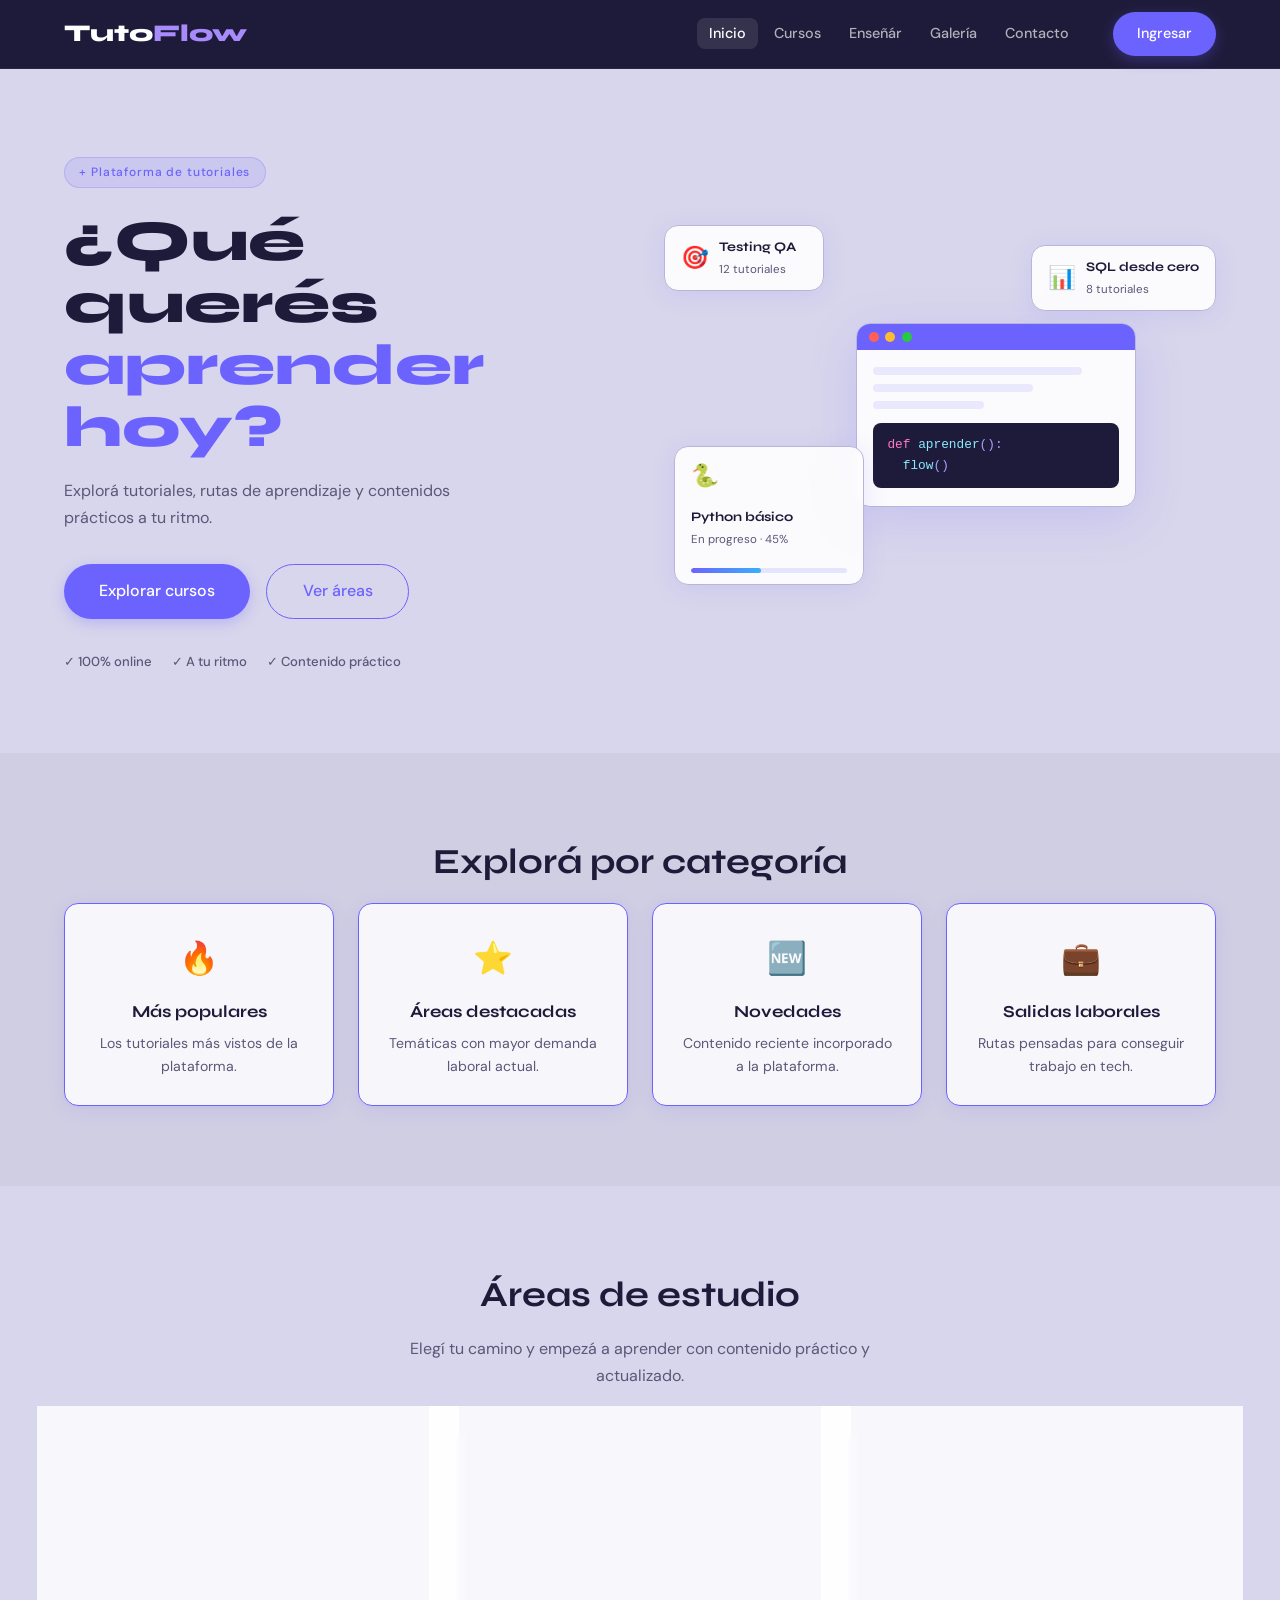
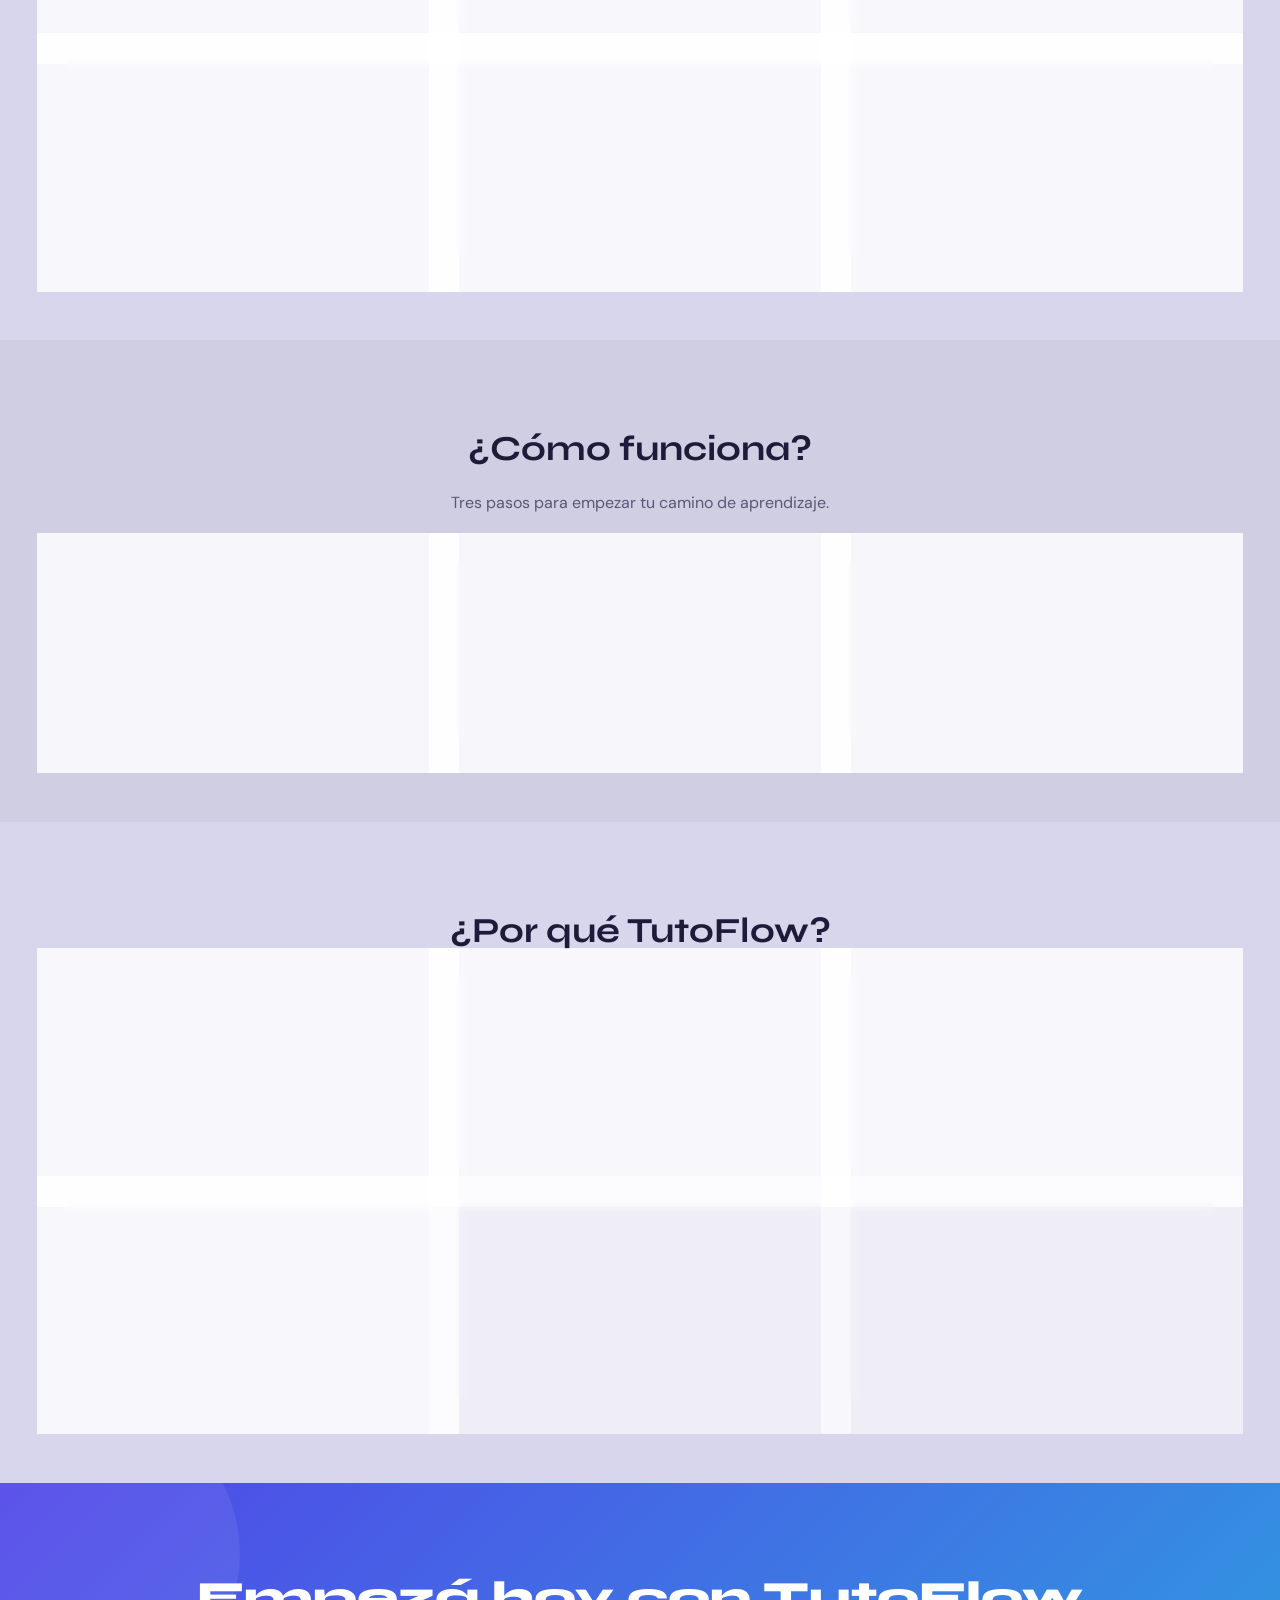
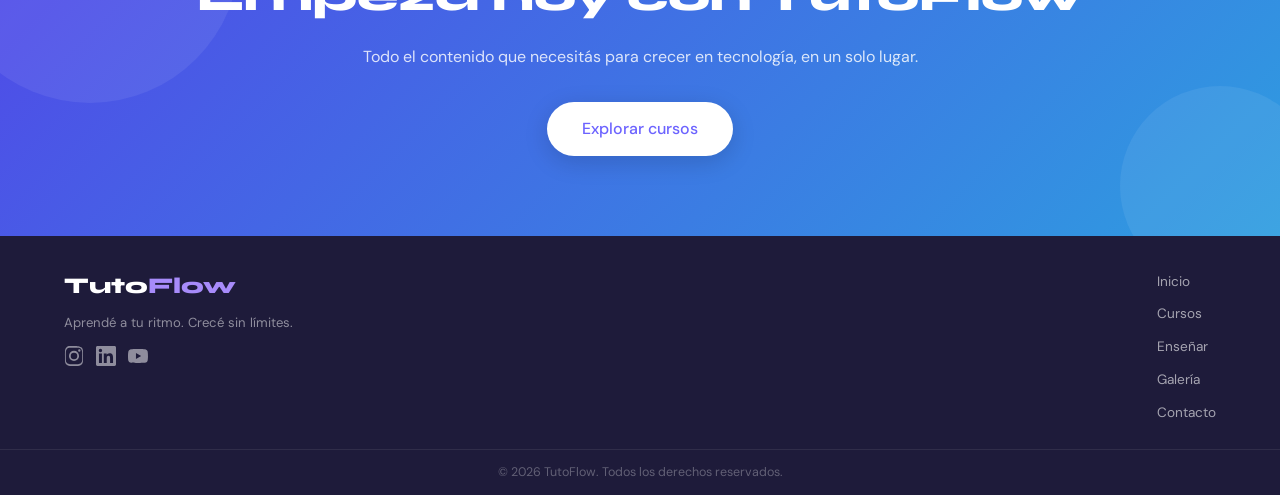
<file: index.html>
<!DOCTYPE html>
<html lang="es">
<head>
  <meta charset="UTF-8" />
  <meta name="viewport" content="width=device-width, initial-scale=1.0" />
  <title>TutoFlow – Aprendé a tu ritmo</title>
  <link rel="preconnect" href="https://fonts.googleapis.com" />
  <link rel="preconnect" href="https://fonts.gstatic.com" crossorigin />
  <link href="https://fonts.googleapis.com/css2?family=Syne:wght@600;700;800&family=DM+Sans:wght@300;400;500&display=swap" rel="stylesheet" />
  <link rel="stylesheet" href="CSS/estilos.css" />
  <link rel="icon" type="image/png" href="img/favicon/favicon.png" />
</head>
<body>
  <h1 class="h1hidden">Plataforma de tutoriales</h1>
  
  <header class="header">
    <div class="container header__inner">
      <a href="index.html" class="header__logo">Tuto<span>Flow</span></a>

      <!-- Checkbox hack para mobile -->
      <input type="checkbox" id="nav-toggle" class="nav-toggle" />
      <label for="nav-toggle" class="nav-toggle-label">&#9776;</label>

      <nav class="nav">
        <ul class="nav__list">
          <li class="nav__item"><a href="index.html" class="nav__link nav__link--active">Inicio</a></li>

          <li class="nav__item nav__item--dropdown">
            <a href="cursos.html" class="nav__link">Cursos</a>
            <ul class="dropdown">
              <li><a href="cursos.html" class="dropdown__link">Todos los cursos</a></li>
              <li><a href="cursos.html?categoria=programacion" class="dropdown__link">Programación</a></li>
              <li><a href="cursos.html?categoria=testing" class="dropdown__link">Testing QA</a></li>
              <li><a href="cursos.html?categoria=data" class="dropdown__link">Data / SQL</a></li>
              <li><a href="cursos.html?categoria=diseno" class="dropdown__link">Diseño Web</a></li>
              <li><a href="cursos.html?categoria=automatizacion" class="dropdown__link">Automatización</a></li>
              <li><a href="cursos.html?categoria=herramientas" class="dropdown__link">Herramientas Digitales</a></li>
            </ul>
          </li>

          <li class="nav__item"><a href="enseñar.html" class="nav__link">Enseñár</a></li>
          <li class="nav__item"><a href="galeria.html" class="nav__link">Galería</a></li>
          <li class="nav__item"><a href="contacto.html" class="nav__link">Contacto</a></li>
        </ul>
        <a href="cursos.html" class="btn btn-primary nav__cta">Ingresar</a>
      </nav>
    </div>
  </header>

  
  <section class="hero">
    <div class="container hero__inner">

      <div class="hero__content">
        <div class="hero__badge">+ Plataforma de tutoriales</div>
        <h2 class="hero__title">¿Qué querés<br><span class="hero__title-accent">aprender hoy?</span></h2>
        <p class="hero__subtitle">Explorá tutoriales, rutas de aprendizaje y contenidos prácticos a tu ritmo.</p>
        <div class="hero__actions">
          <a href="cursos.html" class="btn btn-primary btn--large">Explorar cursos</a>
          <a href="#areas" class="btn btn-secondary btn--large">Ver áreas</a>
        </div>
        <div class="hero__checks">
          <span class="hero__check">✓ 100% online</span>
          <span class="hero__check">✓ A tu ritmo</span>
          <span class="hero__check">✓ Contenido práctico</span>
        </div>
      </div>

      
      <div class="hero__visual" aria-hidden="true">

        <div class="hcard hcard--top-left">
          <span class="hcard__icon">🎯</span>
          <div class="hcard__info">
            <span class="hcard__title">Testing QA</span>
            <span class="hcard__sub">12 tutoriales</span>
          </div>
        </div>

        
        <div class="hcard hcard--top-right">
          <span class="hcard__icon">📊</span>
          <div class="hcard__info">
            <span class="hcard__title">SQL desde cero</span>
            <span class="hcard__sub">8 tutoriales</span>
          </div>
        </div>

        
        <div class="hero__window">
          <div class="hero__window-bar">
            <span class="wdot wdot--red"></span>
            <span class="wdot wdot--yellow"></span>
            <span class="wdot wdot--green"></span>
          </div>
          <div class="hero__window-body">
            <div class="wline wline--long"></div>
            <div class="wline wline--medium"></div>
            <div class="wline wline--short"></div>
            <div class="hero__code-block">
              <span class="code-keyword">def</span> <span class="code-fn">aprender</span>():
              <br>&nbsp;&nbsp;<span class="code-fn">flow</span>()
            </div>
          </div>
        </div>

        
        <div class="hcard hcard--bottom">
          <span class="hcard__icon">🐍</span>
          <div class="hcard__info">
            <span class="hcard__title">Python básico</span>
            <span class="hcard__sub">En progreso · 45%</span>
          </div>
          <div class="hcard__progress">
            <div class="hcard__progress-bar" style="width: 45%"></div>
          </div>
        </div>

      </div>
    </div>
  </section>

  
  <section class="section section--light">
    <div class="container">
      <h2 class="section-title">Explorá por categoría</h2>
      <div class="grid grid--4">
        <div class="card card--access">
          <div class="card__icon">🔥</div>
          <h3 class="card__title">Más populares</h3>
          <p class="card__text">Los tutoriales más vistos de la plataforma.</p>
        </div>
        <div class="card card--access">
          <div class="card__icon">⭐</div>
          <h3 class="card__title">Áreas destacadas</h3>
          <p class="card__text">Temáticas con mayor demanda laboral actual.</p>
        </div>
        <div class="card card--access">
          <div class="card__icon">🆕</div>
          <h3 class="card__title">Novedades</h3>
          <p class="card__text">Contenido reciente incorporado a la plataforma.</p>
        </div>
        <div class="card card--access">
          <div class="card__icon">💼</div>
          <h3 class="card__title">Salidas laborales</h3>
          <p class="card__text">Rutas pensadas para conseguir trabajo en tech.</p>
        </div>
      </div>
    </div>
  </section>

  
  <section class="section" id="areas">
    <div class="container">
      <h2 class="section-title">Áreas de estudio</h2>
      <p class="section-text">Elegí tu camino y empezá a aprender con contenido práctico y actualizado.</p>
      <div class="grid grid--3">
        <a href="#" class="card card--area" data-categoria="programacion">
          <div class="card__icon">💻</div>
          <h3 class="card__title">Programación</h3>
          <p class="card__text">Python, JavaScript, lógica y estructuras de datos para todo nivel.</p>
        </a>
        <a href="#" class="card card--area" data-categoria="testing">
          <div class="card__icon">🧪</div>
          <h3 class="card__title">Testing QA</h3>
          <p class="card__text">Pruebas manuales, automatizadas, Selenium, Cypress y más.</p>
        </a>
        <a href="#" class="card card--area" data-categoria="data">
          <div class="card__icon">📊</div>
          <h3 class="card__title">Data / SQL</h3>
          <p class="card__text">Consultas SQL, análisis de datos y fundamentos de BI.</p>
        </a>
        <a href="#" class="card card--area" data-categoria="diseno">
          <div class="card__icon">🎨</div>
          <h3 class="card__title">Diseño Web</h3>
          <p class="card__text">HTML, CSS, diseño responsive y principios visuales modernos.</p>
        </a>
        <a href="#" class="card card--area" data-categoria="automatizacion">
          <div class="card__icon">⚙️</div>
          <h3 class="card__title">Automatización</h3>
          <p class="card__text">Scripts, bots, flujos automáticos y optimización de tareas.</p>
        </a>
        <a href="#" class="card card--area" data-categoria="herramientas">
          <div class="card__icon">🛠️</div>
          <h3 class="card__title">Herramientas Digitales</h3>
          <p class="card__text">Git, Figma, Notion, Excel avanzado y productividad digital.</p>
        </a>
      </div>
    </div>
  </section>

  
  <section class="section section--light">
    <div class="container">
      <h2 class="section-title">¿Cómo funciona?</h2>
      <p class="section-text">Tres pasos para empezar tu camino de aprendizaje.</p>
      <div class="grid grid--3">
        <div class="card card--step">
          <div class="card__step-number">01</div>
          <h3 class="card__title">Elegís qué aprender</h3>
          <p class="card__text">Navegás por las áreas y cursos disponibles hasta encontrar lo que necesitás.</p>
        </div>
        <div class="card card--step">
          <div class="card__step-number">02</div>
          <h3 class="card__title">Explorás los cursos</h3>
          <p class="card__text">Accedés al contenido, tutoriales y recursos a tu propio ritmo.</p>
        </div>
        <div class="card card--step">
          <div class="card__step-number">03</div>
          <h3 class="card__title">Mejorás tus habilidades</h3>
          <p class="card__text">Aplicás lo aprendido en proyectos reales y crecés profesionalmente.</p>
        </div>
      </div>
    </div>
  </section>

  
  <section class="section">
    <div class="container">
      <h2 class="section-title">¿Por qué TutoFlow?</h2>
      <div class="grid grid--3">
        <div class="card card--benefit">
          <div class="card__icon">🌐</div>
          <h3 class="card__title">100% online</h3>
          <p class="card__text">Accedé desde cualquier lugar y dispositivo, cuando quieras.</p>
        </div>
        <div class="card card--benefit">
          <div class="card__icon">⏱️</div>
          <h3 class="card__title">A tu ritmo</h3>
          <p class="card__text">Sin horarios fijos ni presión. Aprendés cuando y como querés.</p>
        </div>
        <div class="card card--benefit">
          <div class="card__icon">🧰</div>
          <h3 class="card__title">Contenido práctico</h3>
          <p class="card__text">Teoría mínima, práctica máxima. Todo orientado a resultados reales.</p>
        </div>
        <div class="card card--benefit">
          <div class="card__icon">📈</div>
          <h3 class="card__title">Preparado para crecer</h3>
          <p class="card__text">Rutas de aprendizaje que acompañan tu evolución profesional.</p>
        </div>
        <div class="card card--benefit card--coming">
          <div class="card__icon">🏅</div>
          <h3 class="card__title">Certificados <span class="badge-soon">Próximamente</span></h3>
          <p class="card__text">Acreditá tus conocimientos con certificados descargables.</p>
        </div>
        <div class="card card--benefit card--coming">
          <div class="card__icon">🤝</div>
          <h3 class="card__title">Comunidad <span class="badge-soon">Próximamente</span></h3>
          <p class="card__text">Conectá con otros estudiantes y profesionales del sector.</p>
        </div>
      </div>
    </div>
  </section>

  
  <section class="section section--cta">
    <div class="container cta__inner">
      <h2 class="cta__title">Empezá hoy con TutoFlow</h2>
      <p class="cta__text">Todo el contenido que necesitás para crecer en tecnología, en un solo lugar.</p>
      <a href="cursos.html" class="btn btn-primary btn--large">Explorar cursos</a>
    </div>
    <div class="cta__shapes" aria-hidden="true">
      <div class="shape--cta-1"></div>
      <div class="shape--cta-2"></div>
    </div>
  </section>

  
<footer class="footer">
  <div class="container footer__inner">

    <div class="footer__brand">
      <a href="index.html" class="footer__logo">Tuto<span>Flow</span></a>
      <p class="footer__tagline">Aprendé a tu ritmo. Crecé sin límites.</p>
      <div class="footer__social">
        <a href="https://www.instagram.com/" target="_blank" class="footer__social-link" aria-label="Instagram">
          <svg xmlns="http://www.w3.org/2000/svg" width="20" height="20" viewBox="0 0 24 24" fill="currentColor">
            <path d="M12 2.163c3.204 0 3.584.012 4.85.07 1.366.062 2.633.326 3.608 1.301.975.975 1.239 2.242 1.301 3.608.058 1.266.07 1.646.07 4.85s-.012 3.584-.07 4.85c-.062 1.366-.326 2.633-1.301 3.608-.975.975-2.242 1.239-3.608 1.301-1.266.058-1.646.07-4.85.07s-3.584-.012-4.85-.07c-1.366-.062-2.633-.326-3.608-1.301-.975-.975-1.239-2.242-1.301-3.608C2.175 15.584 2.163 15.204 2.163 12s.012-3.584.07-4.85c.062-1.366.326-2.633 1.301-3.608.975-.975 2.242-1.239 3.608-1.301 1.266-.058 1.646-.07 4.85-.07zm0-2.163c-3.259 0-3.667.014-4.947.072-1.613.074-3.067.49-4.186 1.61C1.747 2.8 1.331 4.254 1.257 5.867 1.199 7.147 1.185 7.555 1.185 12s.014 4.853.072 6.133c.074 1.613.49 3.067 1.61 4.186 1.119 1.12 2.573 1.536 4.186 1.61C8.333 23.986 8.741 24 12 24s3.667-.014 4.947-.072c1.613-.074 3.067-.49 4.186-1.61 1.12-1.119 1.536-2.573 1.61-4.186.058-1.28.072-1.688.072-6.133s-.014-4.853-.072-6.133c-.074-1.613-.49-3.067-1.61-4.186C19.014.676 17.56.26 15.947.186 14.667.128 14.259.114 12 .114zm0 5.838a6.048 6.048 0 1 0 0 12.096 6.048 6.048 0 0 0 0-12.096zm0 9.978a3.93 3.93 0 1 1 0-7.86 3.93 3.93 0 0 1 0 7.86zm7.846-10.405a1.44 1.44 0 1 1-2.881 0 1.44 1.44 0 0 1 2.881 0z"/>
          </svg>
        </a>
        <a href="https://www.linkedin.com/" target="_blank" class="footer__social-link" aria-label="LinkedIn">
          <svg xmlns="http://www.w3.org/2000/svg" width="20" height="20" viewBox="0 0 24 24" fill="currentColor">
            <path d="M20.447 20.452h-3.554v-5.569c0-1.328-.027-3.037-1.852-3.037-1.853 0-2.136 1.445-2.136 2.939v5.667H9.351V9h3.414v1.561h.046c.477-.9 1.637-1.85 3.37-1.85 3.601 0 4.267 2.37 4.267 5.455v6.286zM5.337 7.433a2.062 2.062 0 0 1-2.063-2.065 2.064 2.064 0 1 1 2.063 2.065zm1.782 13.019H3.555V9h3.564v11.452zM22.225 0H1.771C.792 0 0 .774 0 1.729v20.542C0 23.227.792 24 1.771 24h20.451C23.2 24 24 23.227 24 22.271V1.729C24 .774 23.2 0 22.222 0h.003z"/>
          </svg>
        </a>
        <a href="https://www.youtube.com/" class="footer__social-link" target="_blank" aria-label="YouTube">
          <svg xmlns="http://www.w3.org/2000/svg" width="20" height="20" viewBox="0 0 24 24" fill="currentColor">
            <path d="M23.498 6.186a3.016 3.016 0 0 0-2.122-2.136C19.505 3.545 12 3.545 12 3.545s-7.505 0-9.377.505A3.017 3.017 0 0 0 .502 6.186C0 8.07 0 12 0 12s0 3.93.502 5.814a3.016 3.016 0 0 0 2.122 2.136c1.871.505 9.376.505 9.376.505s7.505 0 9.377-.505a3.015 3.015 0 0 0 2.122-2.136C24 15.93 24 12 24 12s0-3.93-.502-5.814zM9.545 15.568V8.432L15.818 12l-6.273 3.568z"/>
          </svg>
        </a>
      </div>
    </div>

    <nav class="footer__nav">
      <ul class="footer__list">
        <li><a href="index.html" class="footer__link">Inicio</a></li>
        <li><a href="cursos.html" class="footer__link">Cursos</a></li>
        <li><a href="enseñar.html" class="footer__link">Enseñar</a></li>
        <li><a href="galeria.html" class="footer__link">Galería</a></li>
        <li><a href="contacto.html" class="footer__link">Contacto</a></li>
      </ul>
    </nav>

  </div>
  <div class="footer__copy">
    <div class="container">
      <p>&copy; 2026 TutoFlow. Todos los derechos reservados.</p>
    </div>
  </div>
</footer>

</body>
</html>
</file>
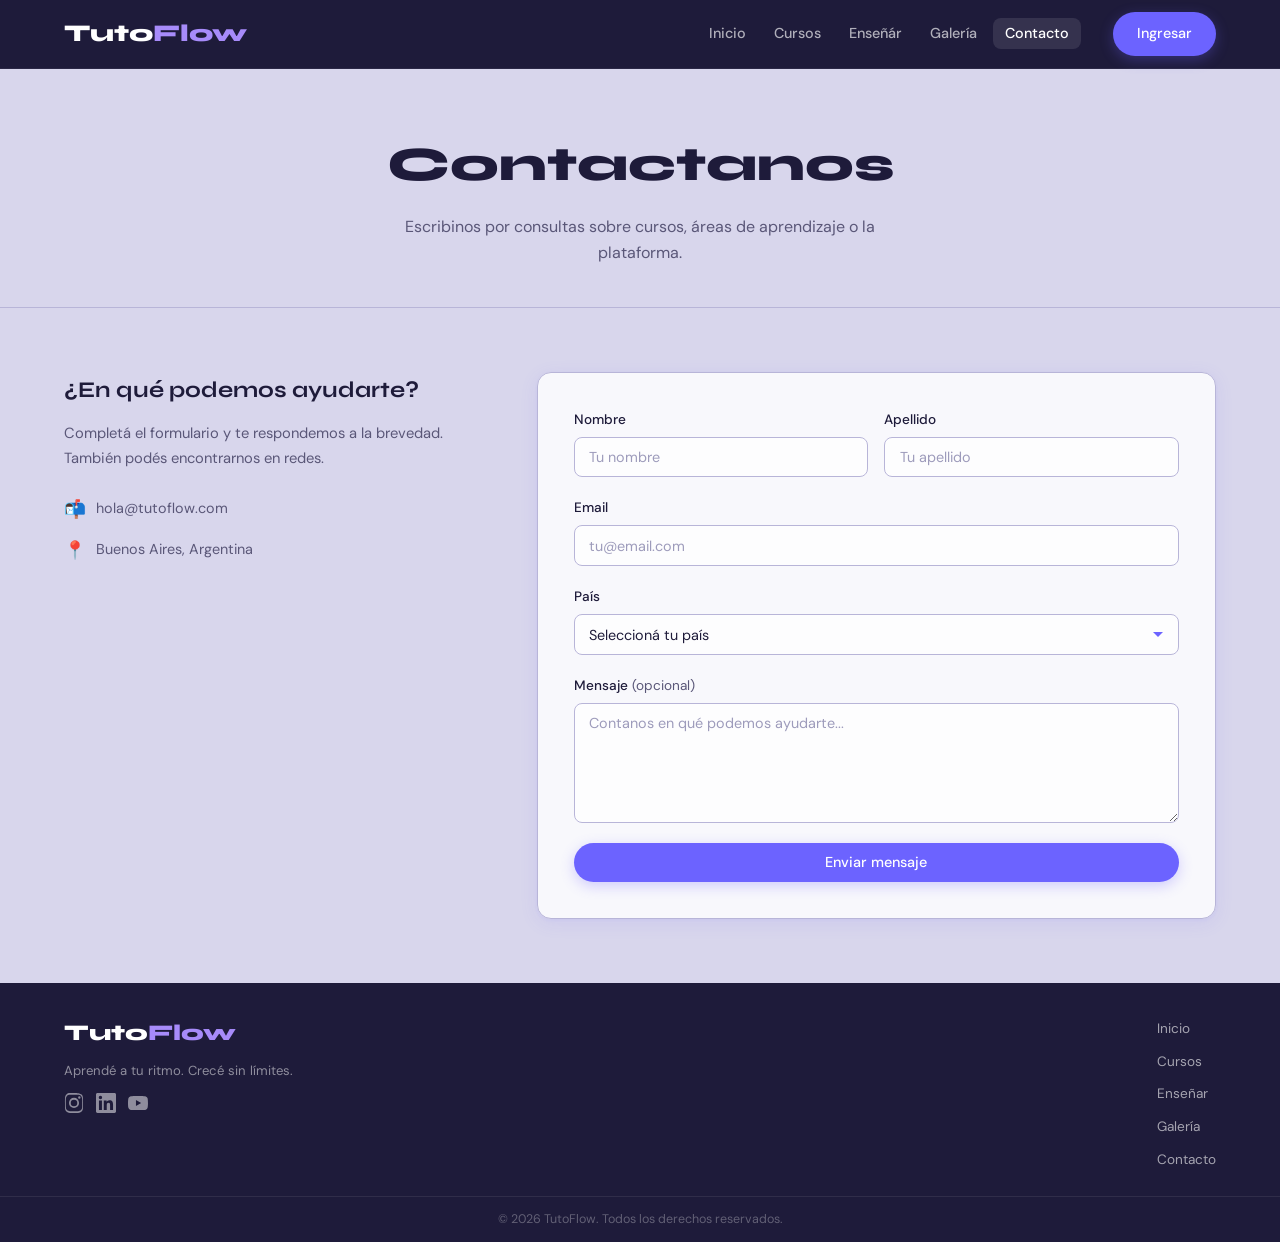
<file: contacto.html>
<!DOCTYPE html>
<html lang="es">
<head>
  <meta charset="UTF-8" />
  <meta name="viewport" content="width=device-width, initial-scale=1.0" />
  <title>TutoFlow – Contacto</title>
  <link rel="preconnect" href="https://fonts.googleapis.com" />
  <link rel="preconnect" href="https://fonts.gstatic.com" crossorigin />
  <link href="https://fonts.googleapis.com/css2?family=Syne:wght@600;700;800&family=DM+Sans:wght@300;400;500&display=swap" rel="stylesheet" />
  <link rel="stylesheet" href="CSS/estilos.css" />
  <link rel="icon" type="image/png" href="img/favicon/favicon.png" />

</head>
<body>

  <header class="header">
    <div class="container header__inner">
      <a href="index.html" class="header__logo">Tuto<span>Flow</span></a>

      <input type="checkbox" id="nav-toggle" class="nav-toggle" />
      <label for="nav-toggle" class="nav-toggle-label">&#9776;</label>

      <nav class="nav">
        <ul class="nav__list">
          <li class="nav__item"><a href="index.html" class="nav__link">Inicio</a></li>

          <li class="nav__item nav__item--dropdown">
            <a href="cursos.html" class="nav__link">Cursos</a>
            <ul class="dropdown">
              <li><a href="cursos.html" class="dropdown__link">Todos los cursos</a></li>
              <li><a href="cursos.html#programacion" class="dropdown__link">Programación</a></li>
              <li><a href="cursos.html#testing" class="dropdown__link">Testing QA</a></li>
              <li><a href="cursos.html#data" class="dropdown__link">Data / SQL</a></li>
              <li><a href="cursos.html#diseno" class="dropdown__link">Diseño Web</a></li>
              <li><a href="cursos.html#automatizacion" class="dropdown__link">Automatización</a></li>
              <li><a href="cursos.html#herramientas" class="dropdown__link">Herramientas Digitales</a></li>
            </ul>
          </li>

          <li class="nav__item"><a href="enseñar.html" class="nav__link">Enseñár</a></li>
          <li class="nav__item"><a href="galeria.html" class="nav__link">Galería</a></li>
          <li class="nav__item"><a href="contacto.html" class="nav__link nav__link--active">Contacto</a></li>
        </ul>
        <a href="cursos.html" class="btn btn-primary nav__cta">Ingresar</a>
      </nav>
    </div>
  </header>

  <section class="page-hero">
    <div class="container page-hero__inner">
      <h1 class="page-hero__title">Contactanos</h1>
      <p class="page-hero__subtitle">Escribinos por consultas sobre cursos, áreas de aprendizaje o la plataforma.</p>
    </div>
  </section>

  <section class="section section--contact">
    <div class="container contact__wrapper">

      <div class="contact__info">
        <h2 class="contact__info-title">¿En qué podemos ayudarte?</h2>
        <p class="contact__info-text">Completá el formulario y te respondemos a la brevedad. También podés encontrarnos en redes.</p>
        <ul class="contact__details">
          <li class="contact__detail">
            <span class="contact__detail-icon">📬</span>
            <span>hola@tutoflow.com</span>
          </li>
          <li class="contact__detail">
            <span class="contact__detail-icon">📍</span>
            <span>Buenos Aires, Argentina</span>
          </li>
        </ul>

      </div>

      <div class="card card--form">
        <form action="#" method="post" class="form">
          <div class="form__row">
            <div class="form__group">
              <label for="nombre" class="form__label">Nombre</label>
              <input type="text" id="nombre" name="nombre" class="form__input" placeholder="Tu nombre" required />
            </div>
            <div class="form__group">
              <label for="apellido" class="form__label">Apellido</label>
              <input type="text" id="apellido" name="apellido" class="form__input" placeholder="Tu apellido" required />
            </div>
          </div>

          <div class="form__group">
            <label for="email" class="form__label">Email</label>
            <input type="email" id="email" name="email" class="form__input" placeholder="tu@email.com" required />
          </div>

          <div class="form__group">
            <label for="pais" class="form__label">País</label>
            <select id="pais" name="pais" class="form__input form__select" required>
              <option value="" disabled selected>Seleccioná tu país</option>
              <option value="ar">Argentina</option>
              <option value="uy">Uruguay</option>
              <option value="cl">Chile</option>
              <option value="py">Paraguay</option>
              <option value="bo">Bolivia</option>
              <option value="pe">Perú</option>
              <option value="mx">México</option>
              <option value="co">Colombia</option>
              <option value="es">España</option>
              <option value="otro">Otro</option>
            </select>
          </div>

          <div class="form__group">
            <label for="mensaje" class="form__label">Mensaje <span class="form__optional">(opcional)</span></label>
            <textarea id="mensaje" name="mensaje" class="form__input form__textarea" placeholder="Contanos en qué podemos ayudarte..."></textarea>
          </div>

          <button type="submit" class="btn btn-primary btn--full">Enviar mensaje</button>
        </form>
      </div>

    </div>
  </section>

<footer class="footer">
  <div class="container footer__inner">

    <div class="footer__brand">
      <a href="index.html" class="footer__logo">Tuto<span>Flow</span></a>
      <p class="footer__tagline">Aprendé a tu ritmo. Crecé sin límites.</p>
      <div class="footer__social">
        <a href="https://www.instagram.com/" target="_blank" class="footer__social-link" aria-label="Instagram">
          <svg xmlns="http://www.w3.org/2000/svg" width="20" height="20" viewBox="0 0 24 24" fill="currentColor">
            <path d="M12 2.163c3.204 0 3.584.012 4.85.07 1.366.062 2.633.326 3.608 1.301.975.975 1.239 2.242 1.301 3.608.058 1.266.07 1.646.07 4.85s-.012 3.584-.07 4.85c-.062 1.366-.326 2.633-1.301 3.608-.975.975-2.242 1.239-3.608 1.301-1.266.058-1.646.07-4.85.07s-3.584-.012-4.85-.07c-1.366-.062-2.633-.326-3.608-1.301-.975-.975-1.239-2.242-1.301-3.608C2.175 15.584 2.163 15.204 2.163 12s.012-3.584.07-4.85c.062-1.366.326-2.633 1.301-3.608.975-.975 2.242-1.239 3.608-1.301 1.266-.058 1.646-.07 4.85-.07zm0-2.163c-3.259 0-3.667.014-4.947.072-1.613.074-3.067.49-4.186 1.61C1.747 2.8 1.331 4.254 1.257 5.867 1.199 7.147 1.185 7.555 1.185 12s.014 4.853.072 6.133c.074 1.613.49 3.067 1.61 4.186 1.119 1.12 2.573 1.536 4.186 1.61C8.333 23.986 8.741 24 12 24s3.667-.014 4.947-.072c1.613-.074 3.067-.49 4.186-1.61 1.12-1.119 1.536-2.573 1.61-4.186.058-1.28.072-1.688.072-6.133s-.014-4.853-.072-6.133c-.074-1.613-.49-3.067-1.61-4.186C19.014.676 17.56.26 15.947.186 14.667.128 14.259.114 12 .114zm0 5.838a6.048 6.048 0 1 0 0 12.096 6.048 6.048 0 0 0 0-12.096zm0 9.978a3.93 3.93 0 1 1 0-7.86 3.93 3.93 0 0 1 0 7.86zm7.846-10.405a1.44 1.44 0 1 1-2.881 0 1.44 1.44 0 0 1 2.881 0z"/>
          </svg>
        </a>
        <a href="https://www.linkedin.com/" target="_blank" class="footer__social-link" aria-label="LinkedIn">
          <svg xmlns="http://www.w3.org/2000/svg" width="20" height="20" viewBox="0 0 24 24" fill="currentColor">
            <path d="M20.447 20.452h-3.554v-5.569c0-1.328-.027-3.037-1.852-3.037-1.853 0-2.136 1.445-2.136 2.939v5.667H9.351V9h3.414v1.561h.046c.477-.9 1.637-1.85 3.37-1.85 3.601 0 4.267 2.37 4.267 5.455v6.286zM5.337 7.433a2.062 2.062 0 0 1-2.063-2.065 2.064 2.064 0 1 1 2.063 2.065zm1.782 13.019H3.555V9h3.564v11.452zM22.225 0H1.771C.792 0 0 .774 0 1.729v20.542C0 23.227.792 24 1.771 24h20.451C23.2 24 24 23.227 24 22.271V1.729C24 .774 23.2 0 22.222 0h.003z"/>
          </svg>
        </a>
        <a href="https://www.youtube.com/" class="footer__social-link" target="_blank" aria-label="YouTube">
          <svg xmlns="http://www.w3.org/2000/svg" width="20" height="20" viewBox="0 0 24 24" fill="currentColor">
            <path d="M23.498 6.186a3.016 3.016 0 0 0-2.122-2.136C19.505 3.545 12 3.545 12 3.545s-7.505 0-9.377.505A3.017 3.017 0 0 0 .502 6.186C0 8.07 0 12 0 12s0 3.93.502 5.814a3.016 3.016 0 0 0 2.122 2.136c1.871.505 9.376.505 9.376.505s7.505 0 9.377-.505a3.015 3.015 0 0 0 2.122-2.136C24 15.93 24 12 24 12s0-3.93-.502-5.814zM9.545 15.568V8.432L15.818 12l-6.273 3.568z"/>
          </svg>
        </a>
      </div>
    </div>

    <nav class="footer__nav">
      <ul class="footer__list">
        <li><a href="index.html" class="footer__link">Inicio</a></li>
        <li><a href="cursos.html" class="footer__link">Cursos</a></li>
        <li><a href="enseñar.html" class="footer__link">Enseñar</a></li>
        <li><a href="galeria.html" class="footer__link">Galería</a></li>
        <li><a href="contacto.html" class="footer__link">Contacto</a></li>
      </ul>
    </nav>

  </div>
  <div class="footer__copy">
    <div class="container">
      <p>&copy; 2026 TutoFlow. Todos los derechos reservados.</p>
    </div>
  </div>
</footer>

</body>
</html>
</file>
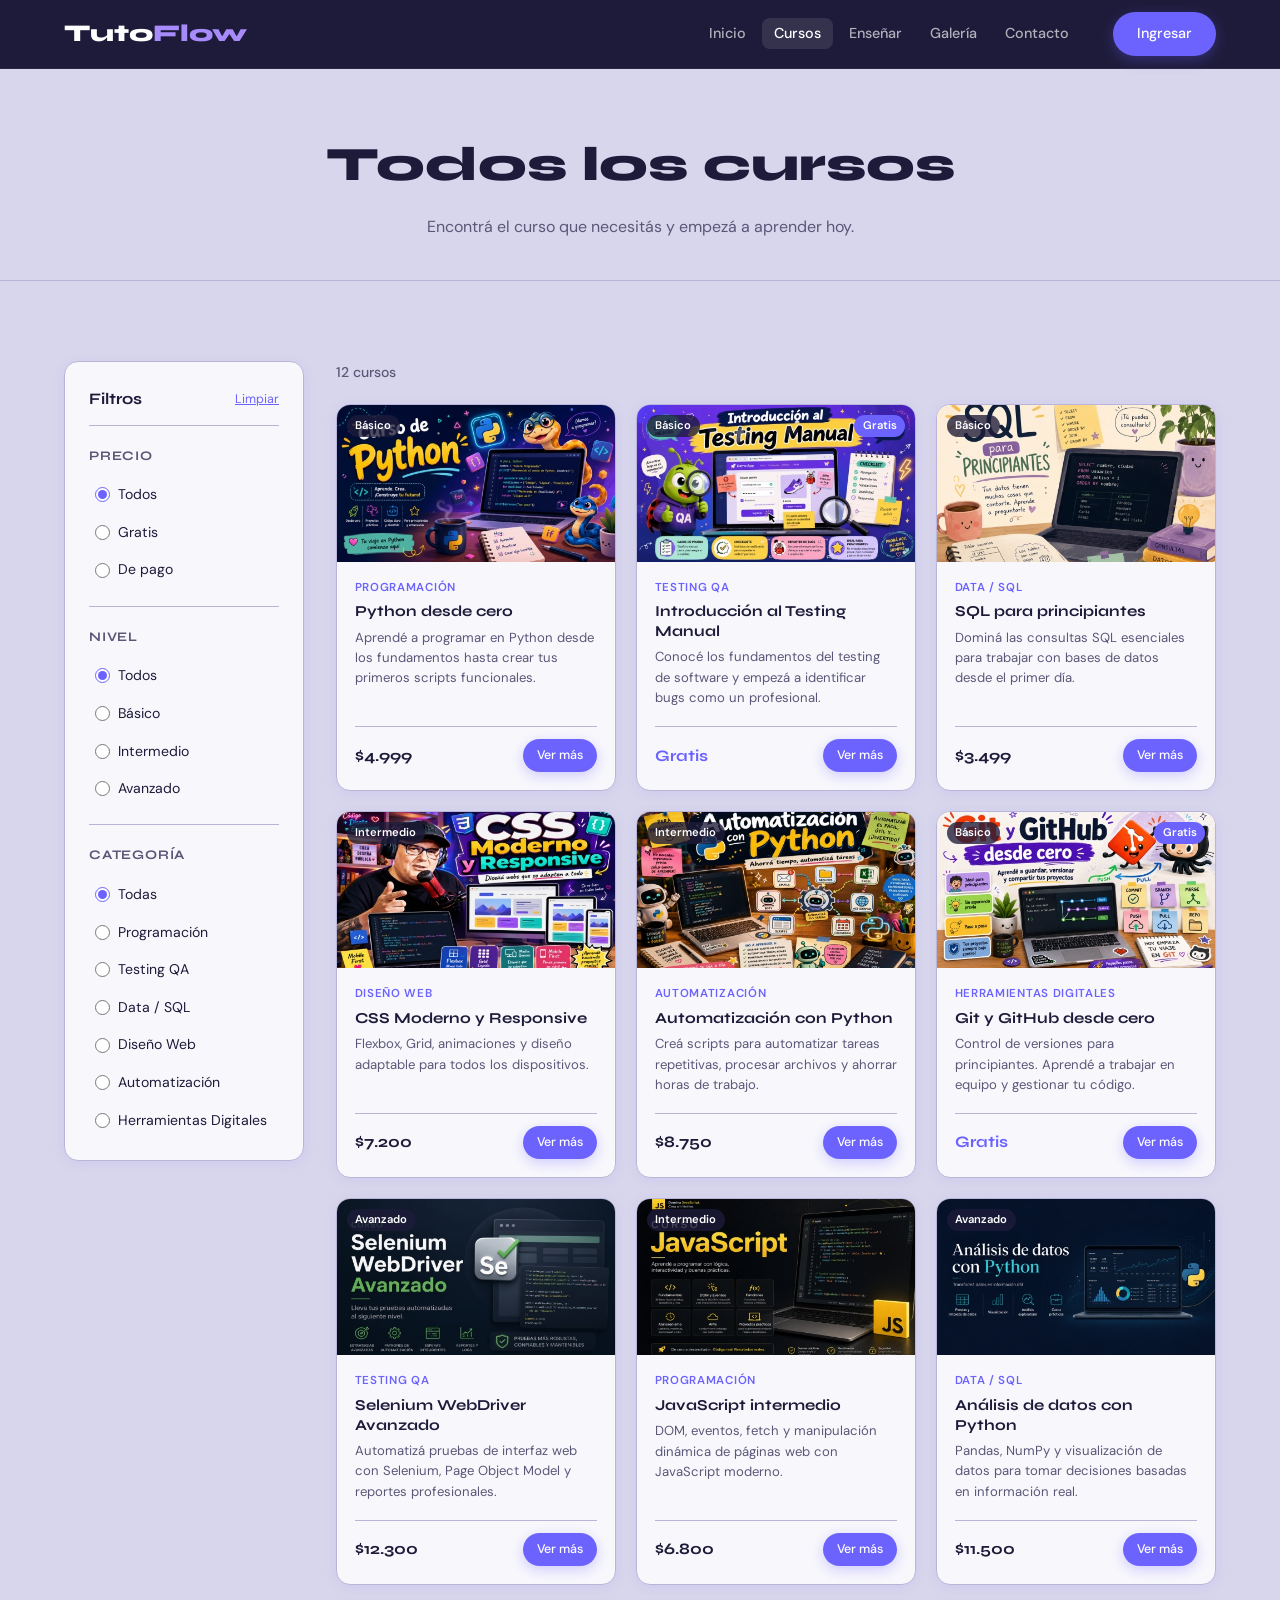
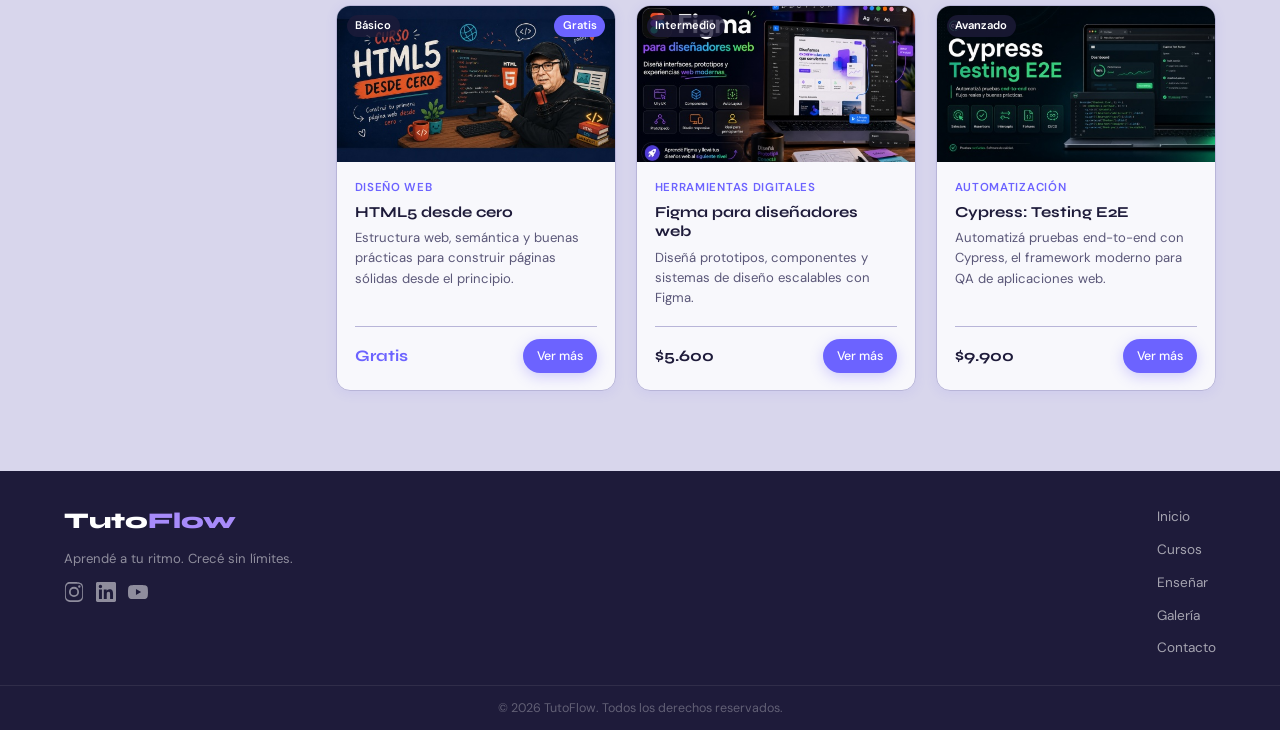
<file: cursos.html>
<!DOCTYPE html>
<html lang="es">
<head>
  <meta charset="UTF-8" />
  <meta name="viewport" content="width=device-width, initial-scale=1.0" />
  <title>TutoFlow – Cursos</title>
  <link rel="preconnect" href="https://fonts.googleapis.com" />
  <link rel="preconnect" href="https://fonts.gstatic.com" crossorigin />
  <link href="https://fonts.googleapis.com/css2?family=Syne:wght@600;700;800&family=DM+Sans:wght@300;400;500&display=swap" rel="stylesheet" />
  <link rel="stylesheet" href="CSS/estilos.css" />
  <link rel="icon" type="image/png" href="img/favicon/favicon.png" />
</head>
<body>

  <header class="header">
    <div class="container header__inner">
      <a href="index.html" class="header__logo">Tuto<span>Flow</span></a>

      <input type="checkbox" id="nav-toggle" class="nav-toggle" />
      <label for="nav-toggle" class="nav-toggle-label">&#9776;</label>

      <nav class="nav">
        <ul class="nav__list">
          <li class="nav__item"><a href="index.html" class="nav__link">Inicio</a></li>

          <li class="nav__item nav__item--dropdown">
            <a href="cursos.html" class="nav__link nav__link--active">Cursos</a>
            <ul class="dropdown">
              <li><a href="cursos.html" class="dropdown__link">Todos los cursos</a></li>
              <li><a href="cursos.html?categoria=programacion" class="dropdown__link">Programación</a></li>
              <li><a href="cursos.html?categoria=testing" class="dropdown__link">Testing QA</a></li>
              <li><a href="cursos.html?categoria=data" class="dropdown__link">Data / SQL</a></li>
              <li><a href="cursos.html?categoria=diseno" class="dropdown__link">Diseño Web</a></li>
              <li><a href="cursos.html?categoria=automatizacion" class="dropdown__link">Automatización</a></li>
              <li><a href="cursos.html?categoria=herramientas" class="dropdown__link">Herramientas Digitales</a></li>
            </ul>
          </li>

          <li class="nav__item"><a href="enseñar.html" class="nav__link">Enseñar</a></li>
          <li class="nav__item"><a href="galeria.html" class="nav__link">Galería</a></li>
          <li class="nav__item"><a href="contacto.html" class="nav__link">Contacto</a></li>
        </ul>
        <a href="#" class="btn btn-primary nav__cta">Ingresar</a>
      </nav>
    </div>
  </header>

  <section class="page-hero">
    <div class="container page-hero__inner">
      <h1 class="page-hero__title">Todos los cursos</h1>
      <p class="page-hero__subtitle">Encontrá el curso que necesitás y empezá a aprender hoy.</p>
    </div>
  </section>

  <section class="section cursos-layout">
    <div class="container cursos-wrapper">

      <button class="filtros-toggle" id="filtrosToggle" aria-expanded="false">
        ☰ Filtrar cursos
      </button>

      <aside class="cursos-sidebar" id="cursosSidebar">

        <div class="sidebar__header">
          <span class="sidebar__title">Filtros</span>
          <button class="sidebar__reset" id="resetFiltros">Limpiar</button>
        </div>

        <div class="sidebar__grupo">
          <h3 class="sidebar__grupo-titulo">Precio</h3>
          <ul class="sidebar__lista">
            <li>
              <label class="sidebar__opcion">
                <input type="radio" name="precio" value="todos" class="sidebar__radio" checked />
                Todos
              </label>
            </li>
            <li>
              <label class="sidebar__opcion">
                <input type="radio" name="precio" value="gratis" class="sidebar__radio" />
                Gratis
              </label>
            </li>
            <li>
              <label class="sidebar__opcion">
                <input type="radio" name="precio" value="pago" class="sidebar__radio" />
                De pago
              </label>
            </li>
          </ul>
        </div>

        <div class="sidebar__grupo">
          <h3 class="sidebar__grupo-titulo">Nivel</h3>
          <ul class="sidebar__lista">
            <li>
              <label class="sidebar__opcion">
                <input type="radio" name="nivel" value="todos" class="sidebar__radio" checked />
                Todos
              </label>
            </li>
            <li>
              <label class="sidebar__opcion">
                <input type="radio" name="nivel" value="basico" class="sidebar__radio" />
                Básico
              </label>
            </li>
            <li>
              <label class="sidebar__opcion">
                <input type="radio" name="nivel" value="intermedio" class="sidebar__radio" />
                Intermedio
              </label>
            </li>
            <li>
              <label class="sidebar__opcion">
                <input type="radio" name="nivel" value="avanzado" class="sidebar__radio" />
                Avanzado
              </label>
            </li>
          </ul>
        </div>

        <div class="sidebar__grupo">
          <h3 class="sidebar__grupo-titulo">Categoría</h3>
          <ul class="sidebar__lista">
            <li>
              <label class="sidebar__opcion">
                <input type="radio" name="categoria" value="todos" class="sidebar__radio" checked />
                Todas
              </label>
            </li>
            <li>
              <label class="sidebar__opcion">
                <input type="radio" name="categoria" value="programacion" class="sidebar__radio" />
                Programación
              </label>
            </li>
            <li>
              <label class="sidebar__opcion">
                <input type="radio" name="categoria" value="testing" class="sidebar__radio" />
                Testing QA
              </label>
            </li>
            <li>
              <label class="sidebar__opcion">
                <input type="radio" name="categoria" value="data" class="sidebar__radio" />
                Data / SQL
              </label>
            </li>
            <li>
              <label class="sidebar__opcion">
                <input type="radio" name="categoria" value="diseno" class="sidebar__radio" />
                Diseño Web
              </label>
            </li>
            <li>
              <label class="sidebar__opcion">
                <input type="radio" name="categoria" value="automatizacion" class="sidebar__radio" />
                Automatización
              </label>
            </li>
            <li>
              <label class="sidebar__opcion">
                <input type="radio" name="categoria" value="herramientas" class="sidebar__radio" />
                Herramientas Digitales
              </label>
            </li>
          </ul>
        </div>

      </aside>

      <div class="cursos-contenedor">

        <div class="cursos-header">
          <span class="cursos-count" id="cursosCount">12 cursos</span>
        </div>

        <div class="cursos-grid" id="cursosGrid">

          <div class="curso-card"
               data-categoria="programacion"
               data-nivel="basico"
               data-precio="pago">
            <a href="#" class="curso-card__img-link">
              <div class="curso-card__img-wrapper">
                <img src="img/cursos/curso-01.jpg"
                     alt="Python desde cero"
                     class="curso-card__img"
                     onerror="this.parentElement.classList.add('curso-card__img-wrapper--placeholder')" />
                <span class="curso-card__badge curso-card__badge--nivel">Básico</span>
              </div>
            </a>
            <div class="curso-card__body">
              <span class="curso-card__categoria">Programación</span>
              <h3 class="curso-card__titulo">Python desde cero</h3>
              <p class="curso-card__desc">Aprendé a programar en Python desde los fundamentos hasta crear tus primeros scripts funcionales.</p>
              <div class="curso-card__footer">
                <span class="curso-card__precio">$4.999</span>
                <a href="#" class="btn btn-primary curso-card__btn">Ver más</a>
              </div>
            </div>
          </div>

          <div class="curso-card"
               data-categoria="testing"
               data-nivel="basico"
               data-precio="gratis">
            <a href="#" class="curso-card__img-link">
              <div class="curso-card__img-wrapper">
                <img src="img/cursos/curso-02.jpg"
                     alt="Introducción al Testing Manual"
                     class="curso-card__img"
                     onerror="this.parentElement.classList.add('curso-card__img-wrapper--placeholder')" />
                <span class="curso-card__badge curso-card__badge--nivel">Básico</span>
                <span class="curso-card__badge curso-card__badge--gratis">Gratis</span>
              </div>
            </a>
            <div class="curso-card__body">
              <span class="curso-card__categoria">Testing QA</span>
              <h3 class="curso-card__titulo">Introducción al Testing Manual</h3>
              <p class="curso-card__desc">Conocé los fundamentos del testing de software y empezá a identificar bugs como un profesional.</p>
              <div class="curso-card__footer">
                <span class="curso-card__precio curso-card__precio--gratis">Gratis</span>
                <a href="#" class="btn btn-primary curso-card__btn">Ver más</a>
              </div>
            </div>
          </div>

          <div class="curso-card"
               data-categoria="data"
               data-nivel="basico"
               data-precio="pago">
            <a href="#" class="curso-card__img-link">
              <div class="curso-card__img-wrapper">
                <img src="img/cursos/curso-03.jpg"
                     alt="SQL para principiantes"
                     class="curso-card__img"
                     onerror="this.parentElement.classList.add('curso-card__img-wrapper--placeholder')" />
                <span class="curso-card__badge curso-card__badge--nivel">Básico</span>
              </div>
            </a>
            <div class="curso-card__body">
              <span class="curso-card__categoria">Data / SQL</span>
              <h3 class="curso-card__titulo">SQL para principiantes</h3>
              <p class="curso-card__desc">Dominá las consultas SQL esenciales para trabajar con bases de datos desde el primer día.</p>
              <div class="curso-card__footer">
                <span class="curso-card__precio">$3.499</span>
                <a href="#" class="btn btn-primary curso-card__btn">Ver más</a>
              </div>
            </div>
          </div>

          <div class="curso-card"
               data-categoria="diseno"
               data-nivel="intermedio"
               data-precio="pago">
            <a href="#" class="curso-card__img-link">
              <div class="curso-card__img-wrapper">
                <img src="img/cursos/curso-04.jpg"
                     alt="CSS Moderno y Responsive"
                     class="curso-card__img"
                     onerror="this.parentElement.classList.add('curso-card__img-wrapper--placeholder')" />
                <span class="curso-card__badge curso-card__badge--nivel">Intermedio</span>
              </div>
            </a>
            <div class="curso-card__body">
              <span class="curso-card__categoria">Diseño Web</span>
              <h3 class="curso-card__titulo">CSS Moderno y Responsive</h3>
              <p class="curso-card__desc">Flexbox, Grid, animaciones y diseño adaptable para todos los dispositivos.</p>
              <div class="curso-card__footer">
                <span class="curso-card__precio">$7.200</span>
                <a href="#" class="btn btn-primary curso-card__btn">Ver más</a>
              </div>
            </div>
          </div>

          <div class="curso-card"
               data-categoria="automatizacion"
               data-nivel="intermedio"
               data-precio="pago">
            <a href="#" class="curso-card__img-link">
              <div class="curso-card__img-wrapper">
                <img src="img/cursos/curso-05.jpg"
                     alt="Automatización con Python"
                     class="curso-card__img"
                     onerror="this.parentElement.classList.add('curso-card__img-wrapper--placeholder')" />
                <span class="curso-card__badge curso-card__badge--nivel">Intermedio</span>
              </div>
            </a>
            <div class="curso-card__body">
              <span class="curso-card__categoria">Automatización</span>
              <h3 class="curso-card__titulo">Automatización con Python</h3>
              <p class="curso-card__desc">Creá scripts para automatizar tareas repetitivas, procesar archivos y ahorrar horas de trabajo.</p>
              <div class="curso-card__footer">
                <span class="curso-card__precio">$8.750</span>
                <a href="#" class="btn btn-primary curso-card__btn">Ver más</a>
              </div>
            </div>
          </div>

          <div class="curso-card"
               data-categoria="herramientas"
               data-nivel="basico"
               data-precio="gratis">
            <a href="#" class="curso-card__img-link">
              <div class="curso-card__img-wrapper">
                <img src="img/cursos/curso-06.jpg"
                     alt="Git y GitHub desde cero"
                     class="curso-card__img"
                     onerror="this.parentElement.classList.add('curso-card__img-wrapper--placeholder')" />
                <span class="curso-card__badge curso-card__badge--nivel">Básico</span>
                <span class="curso-card__badge curso-card__badge--gratis">Gratis</span>
              </div>
            </a>
            <div class="curso-card__body">
              <span class="curso-card__categoria">Herramientas Digitales</span>
              <h3 class="curso-card__titulo">Git y GitHub desde cero</h3>
              <p class="curso-card__desc">Control de versiones para principiantes. Aprendé a trabajar en equipo y gestionar tu código.</p>
              <div class="curso-card__footer">
                <span class="curso-card__precio curso-card__precio--gratis">Gratis</span>
                <a href="#" class="btn btn-primary curso-card__btn">Ver más</a>
              </div>
            </div>
          </div>

          <div class="curso-card"
               data-categoria="testing"
               data-nivel="avanzado"
               data-precio="pago">
            <a href="#" class="curso-card__img-link">
              <div class="curso-card__img-wrapper">
                <img src="img/cursos/curso-07.jpg"
                     alt="Selenium WebDriver Avanzado"
                     class="curso-card__img"
                     onerror="this.parentElement.classList.add('curso-card__img-wrapper--placeholder')" />
                <span class="curso-card__badge curso-card__badge--nivel">Avanzado</span>
              </div>
            </a>
            <div class="curso-card__body">
              <span class="curso-card__categoria">Testing QA</span>
              <h3 class="curso-card__titulo">Selenium WebDriver Avanzado</h3>
              <p class="curso-card__desc">Automatizá pruebas de interfaz web con Selenium, Page Object Model y reportes profesionales.</p>
              <div class="curso-card__footer">
                <span class="curso-card__precio">$12.300</span>
                <a href="#" class="btn btn-primary curso-card__btn">Ver más</a>
              </div>
            </div>
          </div>

          <div class="curso-card"
               data-categoria="programacion"
               data-nivel="intermedio"
               data-precio="pago">
            <a href="#" class="curso-card__img-link">
              <div class="curso-card__img-wrapper">
                <img src="img/cursos/curso-08.jpg"
                     alt="JavaScript para el navegador"
                     class="curso-card__img"
                     onerror="this.parentElement.classList.add('curso-card__img-wrapper--placeholder')" />
                <span class="curso-card__badge curso-card__badge--nivel">Intermedio</span>
              </div>
            </a>
            <div class="curso-card__body">
              <span class="curso-card__categoria">Programación</span>
              <h3 class="curso-card__titulo">JavaScript intermedio</h3>
              <p class="curso-card__desc">DOM, eventos, fetch y manipulación dinámica de páginas web con JavaScript moderno.</p>
              <div class="curso-card__footer">
                <span class="curso-card__precio">$6.800</span>
                <a href="#" class="btn btn-primary curso-card__btn">Ver más</a>
              </div>
            </div>
          </div>

          <div class="curso-card"
               data-categoria="data"
               data-nivel="avanzado"
               data-precio="pago">
            <a href="#" class="curso-card__img-link">
              <div class="curso-card__img-wrapper">
                <img src="img/cursos/curso-09.jpg"
                     alt="Análisis de datos con Python"
                     class="curso-card__img"
                     onerror="this.parentElement.classList.add('curso-card__img-wrapper--placeholder')" />
                <span class="curso-card__badge curso-card__badge--nivel">Avanzado</span>
              </div>
            </a>
            <div class="curso-card__body">
              <span class="curso-card__categoria">Data / SQL</span>
              <h3 class="curso-card__titulo">Análisis de datos con Python</h3>
              <p class="curso-card__desc">Pandas, NumPy y visualización de datos para tomar decisiones basadas en información real.</p>
              <div class="curso-card__footer">
                <span class="curso-card__precio">$11.500</span>
                <a href="#" class="btn btn-primary curso-card__btn">Ver más</a>
              </div>
            </div>
          </div>

          <div class="curso-card"
               data-categoria="diseno"
               data-nivel="basico"
               data-precio="gratis">
            <a href="#" class="curso-card__img-link">
              <div class="curso-card__img-wrapper">
                <img src="img/cursos/curso-10.jpg"
                     alt="HTML5 desde cero"
                     class="curso-card__img"
                     onerror="this.parentElement.classList.add('curso-card__img-wrapper--placeholder')" />
                <span class="curso-card__badge curso-card__badge--nivel">Básico</span>
                <span class="curso-card__badge curso-card__badge--gratis">Gratis</span>
              </div>
            </a>
            <div class="curso-card__body">
              <span class="curso-card__categoria">Diseño Web</span>
              <h3 class="curso-card__titulo">HTML5 desde cero</h3>
              <p class="curso-card__desc">Estructura web, semántica y buenas prácticas para construir páginas sólidas desde el principio.</p>
              <div class="curso-card__footer">
                <span class="curso-card__precio curso-card__precio--gratis">Gratis</span>
                <a href="#" class="btn btn-primary curso-card__btn">Ver más</a>
              </div>
            </div>
          </div>

          <div class="curso-card"
               data-categoria="herramientas"
               data-nivel="intermedio"
               data-precio="pago">
            <a href="#" class="curso-card__img-link">
              <div class="curso-card__img-wrapper">
                <img src="img/cursos/curso-11.jpg"
                     alt="Figma para diseñadores web"
                     class="curso-card__img"
                     onerror="this.parentElement.classList.add('curso-card__img-wrapper--placeholder')" />
                <span class="curso-card__badge curso-card__badge--nivel">Intermedio</span>
              </div>
            </a>
            <div class="curso-card__body">
              <span class="curso-card__categoria">Herramientas Digitales</span>
              <h3 class="curso-card__titulo">Figma para diseñadores web</h3>
              <p class="curso-card__desc">Diseñá prototipos, componentes y sistemas de diseño escalables con Figma.</p>
              <div class="curso-card__footer">
                <span class="curso-card__precio">$5.600</span>
                <a href="#" class="btn btn-primary curso-card__btn">Ver más</a>
              </div>
            </div>
          </div>

          <div class="curso-card"
               data-categoria="automatizacion"
               data-nivel="avanzado"
               data-precio="pago">
            <a href="#" class="curso-card__img-link">
              <div class="curso-card__img-wrapper">
                <img src="img/cursos/curso-12.jpg"
                     alt="Cypress: Testing E2E"
                     class="curso-card__img"
                     onerror="this.parentElement.classList.add('curso-card__img-wrapper--placeholder')" />
                <span class="curso-card__badge curso-card__badge--nivel">Avanzado</span>
              </div>
            </a>
            <div class="curso-card__body">
              <span class="curso-card__categoria">Automatización</span>
              <h3 class="curso-card__titulo">Cypress: Testing E2E</h3>
              <p class="curso-card__desc">Automatizá pruebas end-to-end con Cypress, el framework moderno para QA de aplicaciones web.</p>
              <div class="curso-card__footer">
                <span class="curso-card__precio">$9.900</span>
                <a href="#" class="btn btn-primary curso-card__btn">Ver más</a>
              </div>
            </div>
          </div>

        </div>

        <div class="cursos-empty" id="cursosEmpty" style="display:none;">
          <span class="cursos-empty__icon">🔍</span>
          <p class="cursos-empty__texto">No hay cursos que coincidan con los filtros seleccionados.</p>
          <button class="btn btn-secondary" id="resetEmpty">Limpiar filtros</button>
        </div>

      </div>

    </div>
  </section>

<footer class="footer">
  <div class="container footer__inner">

    <div class="footer__brand">
      <a href="index.html" class="footer__logo">Tuto<span>Flow</span></a>
      <p class="footer__tagline">Aprendé a tu ritmo. Crecé sin límites.</p>
      <div class="footer__social">
        <a href="https://www.instagram.com/" target="_blank" class="footer__social-link" aria-label="Instagram">
          <svg xmlns="http://www.w3.org/2000/svg" width="20" height="20" viewBox="0 0 24 24" fill="currentColor">
            <path d="M12 2.163c3.204 0 3.584.012 4.85.07 1.366.062 2.633.326 3.608 1.301.975.975 1.239 2.242 1.301 3.608.058 1.266.07 1.646.07 4.85s-.012 3.584-.07 4.85c-.062 1.366-.326 2.633-1.301 3.608-.975.975-2.242 1.239-3.608 1.301-1.266.058-1.646.07-4.85.07s-3.584-.012-4.85-.07c-1.366-.062-2.633-.326-3.608-1.301-.975-.975-1.239-2.242-1.301-3.608C2.175 15.584 2.163 15.204 2.163 12s.012-3.584.07-4.85c.062-1.366.326-2.633 1.301-3.608.975-.975 2.242-1.239 3.608-1.301 1.266-.058 1.646-.07 4.85-.07zm0-2.163c-3.259 0-3.667.014-4.947.072-1.613.074-3.067.49-4.186 1.61C1.747 2.8 1.331 4.254 1.257 5.867 1.199 7.147 1.185 7.555 1.185 12s.014 4.853.072 6.133c.074 1.613.49 3.067 1.61 4.186 1.119 1.12 2.573 1.536 4.186 1.61C8.333 23.986 8.741 24 12 24s3.667-.014 4.947-.072c1.613-.074 3.067-.49 4.186-1.61 1.12-1.119 1.536-2.573 1.61-4.186.058-1.28.072-1.688.072-6.133s-.014-4.853-.072-6.133c-.074-1.613-.49-3.067-1.61-4.186C19.014.676 17.56.26 15.947.186 14.667.128 14.259.114 12 .114zm0 5.838a6.048 6.048 0 1 0 0 12.096 6.048 6.048 0 0 0 0-12.096zm0 9.978a3.93 3.93 0 1 1 0-7.86 3.93 3.93 0 0 1 0 7.86zm7.846-10.405a1.44 1.44 0 1 1-2.881 0 1.44 1.44 0 0 1 2.881 0z"/>
          </svg>
        </a>
        <a href="https://www.linkedin.com/" target="_blank" class="footer__social-link" aria-label="LinkedIn">
          <svg xmlns="http://www.w3.org/2000/svg" width="20" height="20" viewBox="0 0 24 24" fill="currentColor">
            <path d="M20.447 20.452h-3.554v-5.569c0-1.328-.027-3.037-1.852-3.037-1.853 0-2.136 1.445-2.136 2.939v5.667H9.351V9h3.414v1.561h.046c.477-.9 1.637-1.85 3.37-1.85 3.601 0 4.267 2.37 4.267 5.455v6.286zM5.337 7.433a2.062 2.062 0 0 1-2.063-2.065 2.064 2.064 0 1 1 2.063 2.065zm1.782 13.019H3.555V9h3.564v11.452zM22.225 0H1.771C.792 0 0 .774 0 1.729v20.542C0 23.227.792 24 1.771 24h20.451C23.2 24 24 23.227 24 22.271V1.729C24 .774 23.2 0 22.222 0h.003z"/>
          </svg>
        </a>
        <a href="https://www.youtube.com/" class="footer__social-link" target="_blank" aria-label="YouTube">
          <svg xmlns="http://www.w3.org/2000/svg" width="20" height="20" viewBox="0 0 24 24" fill="currentColor">
            <path d="M23.498 6.186a3.016 3.016 0 0 0-2.122-2.136C19.505 3.545 12 3.545 12 3.545s-7.505 0-9.377.505A3.017 3.017 0 0 0 .502 6.186C0 8.07 0 12 0 12s0 3.93.502 5.814a3.016 3.016 0 0 0 2.122 2.136c1.871.505 9.376.505 9.376.505s7.505 0 9.377-.505a3.015 3.015 0 0 0 2.122-2.136C24 15.93 24 12 24 12s0-3.93-.502-5.814zM9.545 15.568V8.432L15.818 12l-6.273 3.568z"/>
          </svg>
        </a>
      </div>
    </div>

    <nav class="footer__nav">
      <ul class="footer__list">
        <li><a href="index.html" class="footer__link">Inicio</a></li>
        <li><a href="cursos.html" class="footer__link">Cursos</a></li>
        <li><a href="enseñar.html" class="footer__link">Enseñar</a></li>
        <li><a href="galeria.html" class="footer__link">Galería</a></li>
        <li><a href="contacto.html" class="footer__link">Contacto</a></li>
      </ul>
    </nav>

  </div>
  <div class="footer__copy">
    <div class="container">
      <p>&copy; 2026 TutoFlow. Todos los derechos reservados.</p>
    </div>
  </div>
</footer>

  <script>
    const params = new URLSearchParams(window.location.search);
    const categoriaURL = params.get('categoria') || 'todos';

    const filtros = { precio: 'todos', nivel: 'todos', categoria: categoriaURL };

    const cards       = document.querySelectorAll('.curso-card');
    const countEl     = document.getElementById('cursosCount');
    const emptyEl     = document.getElementById('cursosEmpty');
    const gridEl      = document.getElementById('cursosGrid');
    const sidebar     = document.getElementById('cursosSidebar');
    const toggleBtn   = document.getElementById('filtrosToggle');
    const resetBtns   = document.querySelectorAll('#resetFiltros, #resetEmpty');

    function aplicarFiltros() {
      let visibles = 0;

      cards.forEach(function(card) {
        const matchPrecio    = filtros.precio    === 'todos' || card.dataset.precio    === filtros.precio;
        const matchNivel     = filtros.nivel     === 'todos' || card.dataset.nivel     === filtros.nivel;
        const matchCategoria = filtros.categoria === 'todos' || card.dataset.categoria === filtros.categoria;

        if (matchPrecio && matchNivel && matchCategoria) {
          card.style.display = '';
          visibles++;
        } else {
          card.style.display = 'none';
        }
      });

      countEl.textContent = visibles + (visibles === 1 ? ' curso' : ' cursos');
      emptyEl.style.display  = visibles === 0 ? 'flex' : 'none';
      gridEl.style.display   = visibles === 0 ? 'none' : '';
    }

    document.querySelectorAll('.sidebar__radio').forEach(function(radio) {
      radio.addEventListener('change', function() {
        filtros[this.name] = this.value;
        aplicarFiltros();
      });
    });

    function limpiarFiltros() {
      filtros.precio    = 'todos';
      filtros.nivel     = 'todos';
      filtros.categoria = 'todos';

      document.querySelectorAll('.sidebar__radio').forEach(function(radio) {
        radio.checked = radio.value === 'todos';
      });

      aplicarFiltros();
    }

    resetBtns.forEach(function(btn) {
      btn.addEventListener('click', limpiarFiltros);
    });

    toggleBtn.addEventListener('click', function() {
      const abierto = sidebar.classList.toggle('cursos-sidebar--open');
      toggleBtn.setAttribute('aria-expanded', abierto);
      toggleBtn.textContent = abierto ? '✕ Cerrar filtros' : '☰ Filtrar cursos';
    });

    if (categoriaURL !== 'todos') {
      const radioURL = document.querySelector('.sidebar__radio[name="categoria"][value="' + categoriaURL + '"]');
      if (radioURL) radioURL.checked = true;
    }

    aplicarFiltros();
  </script>

</body>
</html>
</file>
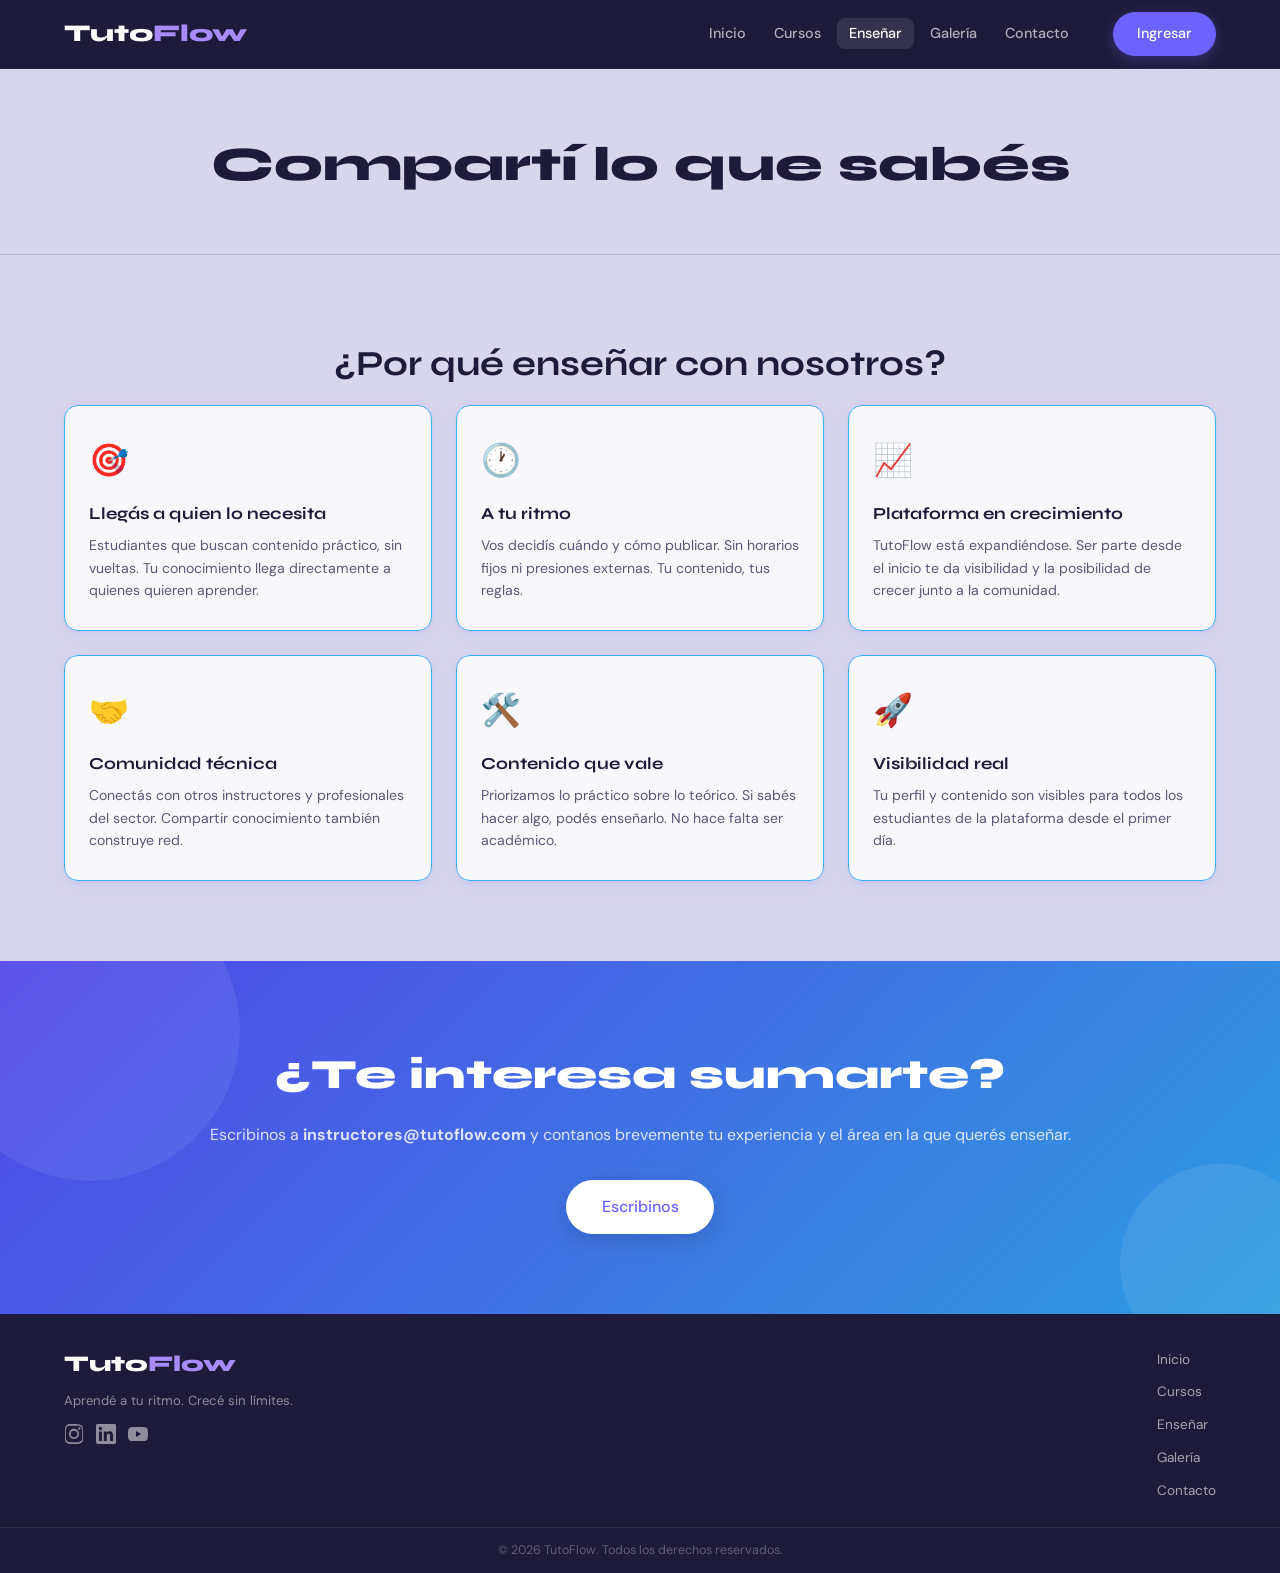
<file: enseñar.html>
<!DOCTYPE html>
<html lang="es">
<head>
  <meta charset="UTF-8" />
  <meta name="viewport" content="width=device-width, initial-scale=1.0" />
  <title>TutoFlow – Enseñar</title>
  <link rel="preconnect" href="https://fonts.googleapis.com" />
  <link rel="preconnect" href="https://fonts.gstatic.com" crossorigin />
  <link href="https://fonts.googleapis.com/css2?family=Syne:wght@600;700;800&family=DM+Sans:wght@300;400;500&display=swap" rel="stylesheet" />
  <link rel="stylesheet" href="CSS/estilos.css" />
  <link rel="icon" type="image/png" href="img/favicon/favicon.png" />
</head>
<body>

  <header class="header">
    <div class="container header__inner">
      <a href="index.html" class="header__logo">Tuto<span>Flow</span></a>

      <input type="checkbox" id="nav-toggle" class="nav-toggle" />
      <label for="nav-toggle" class="nav-toggle-label">&#9776;</label>

      <nav class="nav">
        <ul class="nav__list">
          <li class="nav__item"><a href="index.html" class="nav__link">Inicio</a></li>

          <li class="nav__item nav__item--dropdown">
            <a href="cursos.html" class="nav__link">Cursos</a>
            <ul class="dropdown">
              <li><a href="cursos.html" class="dropdown__link">Todos los cursos</a></li>
              <li><a href="cursos.html#programacion" class="dropdown__link">Programación</a></li>
              <li><a href="cursos.html#testing" class="dropdown__link">Testing QA</a></li>
              <li><a href="cursos.html#data" class="dropdown__link">Data / SQL</a></li>
              <li><a href="cursos.html#diseno" class="dropdown__link">Diseño Web</a></li>
              <li><a href="cursos.html#automatizacion" class="dropdown__link">Automatización</a></li>
              <li><a href="cursos.html#herramientas" class="dropdown__link">Herramientas Digitales</a></li>
            </ul>
          </li>

          <li class="nav__item"><a href="ensena.html" class="nav__link nav__link--active">Enseñar</a></li>
          <li class="nav__item"><a href="galeria.html" class="nav__link">Galería</a></li>
          <li class="nav__item"><a href="contacto.html" class="nav__link">Contacto</a></li>
        </ul>
        <a href="cursos.html" class="btn btn-primary nav__cta">Ingresar</a>
      </nav>
    </div>
  </header>

  <section class="page-hero page-hero--ensena">
    <div class="container page-hero__inner">
      <h1 class="page-hero__title">Compartí lo que sabés</h1>
    </div>
  </section>

  <section class="section">
    <div class="container">
      <h2 class="section-title">¿Por qué enseñar con nosotros?</h2>
      <div class="grid grid--3">
        <div class="card card--benefit">
          <div class="card__icon">🎯</div>
          <h3 class="card__title">Llegás a quien lo necesita</h3>
          <p class="card__text">Estudiantes que buscan contenido práctico, sin vueltas. Tu conocimiento llega directamente a quienes quieren aprender.</p>
        </div>
        <div class="card card--benefit">
          <div class="card__icon">🕐</div>
          <h3 class="card__title">A tu ritmo</h3>
          <p class="card__text">Vos decidís cuándo y cómo publicar. Sin horarios fijos ni presiones externas. Tu contenido, tus reglas.</p>
        </div>
        <div class="card card--benefit">
          <div class="card__icon">📈</div>
          <h3 class="card__title">Plataforma en crecimiento</h3>
          <p class="card__text">TutoFlow está expandiéndose. Ser parte desde el inicio te da visibilidad y la posibilidad de crecer junto a la comunidad.</p>
        </div>
        <div class="card card--benefit">
          <div class="card__icon">🤝</div>
          <h3 class="card__title">Comunidad técnica</h3>
          <p class="card__text">Conectás con otros instructores y profesionales del sector. Compartir conocimiento también construye red.</p>
        </div>
        <div class="card card--benefit">
          <div class="card__icon">🛠️</div>
          <h3 class="card__title">Contenido que vale</h3>
          <p class="card__text">Priorizamos lo práctico sobre lo teórico. Si sabés hacer algo, podés enseñarlo. No hace falta ser académico.</p>
        </div>
        <div class="card card--benefit">
          <div class="card__icon">🚀</div>
          <h3 class="card__title">Visibilidad real</h3>
          <p class="card__text">Tu perfil y contenido son visibles para todos los estudiantes de la plataforma desde el primer día.</p>
        </div>
      </div>
    </div>
  </section>


  <section class="section section--cta">
    <div class="container cta__inner">
      <h2 class="cta__title">¿Te interesa sumarte?</h2>
      <p class="cta__text">Escribinos a <strong>instructores@tutoflow.com</strong> y contanos brevemente tu experiencia y el área en la que querés enseñar.</p>
      <a href="mailto:instructores@tutoflow.com" class="btn btn-primary btn--large">Escribinos</a>
    </div>
    <div class="cta__shapes" aria-hidden="true">
      <div class="shape--cta-1"></div>
      <div class="shape--cta-2"></div>
    </div>
  </section>

<footer class="footer">
  <div class="container footer__inner">

    <div class="footer__brand">
      <a href="index.html" class="footer__logo">Tuto<span>Flow</span></a>
      <p class="footer__tagline">Aprendé a tu ritmo. Crecé sin límites.</p>
      <div class="footer__social">
        <a href="https://www.instagram.com/" target="_blank" class="footer__social-link" aria-label="Instagram">
          <svg xmlns="http://www.w3.org/2000/svg" width="20" height="20" viewBox="0 0 24 24" fill="currentColor">
            <path d="M12 2.163c3.204 0 3.584.012 4.85.07 1.366.062 2.633.326 3.608 1.301.975.975 1.239 2.242 1.301 3.608.058 1.266.07 1.646.07 4.85s-.012 3.584-.07 4.85c-.062 1.366-.326 2.633-1.301 3.608-.975.975-2.242 1.239-3.608 1.301-1.266.058-1.646.07-4.85.07s-3.584-.012-4.85-.07c-1.366-.062-2.633-.326-3.608-1.301-.975-.975-1.239-2.242-1.301-3.608C2.175 15.584 2.163 15.204 2.163 12s.012-3.584.07-4.85c.062-1.366.326-2.633 1.301-3.608.975-.975 2.242-1.239 3.608-1.301 1.266-.058 1.646-.07 4.85-.07zm0-2.163c-3.259 0-3.667.014-4.947.072-1.613.074-3.067.49-4.186 1.61C1.747 2.8 1.331 4.254 1.257 5.867 1.199 7.147 1.185 7.555 1.185 12s.014 4.853.072 6.133c.074 1.613.49 3.067 1.61 4.186 1.119 1.12 2.573 1.536 4.186 1.61C8.333 23.986 8.741 24 12 24s3.667-.014 4.947-.072c1.613-.074 3.067-.49 4.186-1.61 1.12-1.119 1.536-2.573 1.61-4.186.058-1.28.072-1.688.072-6.133s-.014-4.853-.072-6.133c-.074-1.613-.49-3.067-1.61-4.186C19.014.676 17.56.26 15.947.186 14.667.128 14.259.114 12 .114zm0 5.838a6.048 6.048 0 1 0 0 12.096 6.048 6.048 0 0 0 0-12.096zm0 9.978a3.93 3.93 0 1 1 0-7.86 3.93 3.93 0 0 1 0 7.86zm7.846-10.405a1.44 1.44 0 1 1-2.881 0 1.44 1.44 0 0 1 2.881 0z"/>
          </svg>
        </a>
        <a href="https://www.linkedin.com/" target="_blank" class="footer__social-link" aria-label="LinkedIn">
          <svg xmlns="http://www.w3.org/2000/svg" width="20" height="20" viewBox="0 0 24 24" fill="currentColor">
            <path d="M20.447 20.452h-3.554v-5.569c0-1.328-.027-3.037-1.852-3.037-1.853 0-2.136 1.445-2.136 2.939v5.667H9.351V9h3.414v1.561h.046c.477-.9 1.637-1.85 3.37-1.85 3.601 0 4.267 2.37 4.267 5.455v6.286zM5.337 7.433a2.062 2.062 0 0 1-2.063-2.065 2.064 2.064 0 1 1 2.063 2.065zm1.782 13.019H3.555V9h3.564v11.452zM22.225 0H1.771C.792 0 0 .774 0 1.729v20.542C0 23.227.792 24 1.771 24h20.451C23.2 24 24 23.227 24 22.271V1.729C24 .774 23.2 0 22.222 0h.003z"/>
          </svg>
        </a>
        <a href="https://www.youtube.com/" class="footer__social-link" target="_blank" aria-label="YouTube">
          <svg xmlns="http://www.w3.org/2000/svg" width="20" height="20" viewBox="0 0 24 24" fill="currentColor">
            <path d="M23.498 6.186a3.016 3.016 0 0 0-2.122-2.136C19.505 3.545 12 3.545 12 3.545s-7.505 0-9.377.505A3.017 3.017 0 0 0 .502 6.186C0 8.07 0 12 0 12s0 3.93.502 5.814a3.016 3.016 0 0 0 2.122 2.136c1.871.505 9.376.505 9.376.505s7.505 0 9.377-.505a3.015 3.015 0 0 0 2.122-2.136C24 15.93 24 12 24 12s0-3.93-.502-5.814zM9.545 15.568V8.432L15.818 12l-6.273 3.568z"/>
          </svg>
        </a>
      </div>
    </div>

    <nav class="footer__nav">
      <ul class="footer__list">
        <li><a href="index.html" class="footer__link">Inicio</a></li>
        <li><a href="cursos.html" class="footer__link">Cursos</a></li>
        <li><a href="enseñar.html" class="footer__link">Enseñar</a></li>
        <li><a href="galeria.html" class="footer__link">Galería</a></li>
        <li><a href="contacto.html" class="footer__link">Contacto</a></li>
      </ul>
    </nav>

  </div>
  <div class="footer__copy">
    <div class="container">
      <p>&copy; 2026 TutoFlow. Todos los derechos reservados.</p>
    </div>
  </div>
</footer>
</body>
</html>
</file>
<file: CSS/estilos.css>
:root {
  /* Colores principales */
  --color-primary:      #6C63FF;
  --color-primary-dark: #5146e8;
  --color-secondary:    #3AAFFA;
  --color-accent:       #a78bfa;

  /* Fondos – lavanda grisáceo apagado */
  --color-bg:           #d8d6ec;
  --color-bg-light:     #ceccdf;
  --color-bg-white:     #ffffff;

  /* Texto */
  --color-text:         #1e1b3a;
  --color-text-muted:   #5a5778;

  /* UI */
  --color-border:       #b8b5d8;
  --shadow-soft:        0 4px 24px rgba(108, 99, 255, 0.13);
  --shadow-card:        0 2px 12px rgba(108, 99, 255, 0.10);
  --radius:             14px;
  --radius-sm:          8px;

  /* Tipografía */
  --font-title:         'Syne', sans-serif;
  --font-body:          'DM Sans', sans-serif;

  /* Layout */
  --max-width:          1200px;
  --section-padding:    5rem 0;
}

.h1hidden {
  position: absolute;
  width: 1px;
  height: 1px;
  padding: 0;
  margin: -1px;
  overflow: hidden;
  clip: rect(0,0,0,0);
  white-space: nowrap;
  border: 0;
}

*, *::before, *::after {
  box-sizing: border-box;
  margin: 0;
  padding: 0;
}

html {
  scroll-behavior: smooth;
}

body {
  font-family: var(--font-body);
  font-weight: 400;
  color: var(--color-text);
  background-color: var(--color-bg);
  line-height: 1.65;
  -webkit-font-smoothing: antialiased;
}

a {
  text-decoration: none;
  color: inherit;
}

ul {
  list-style: none;
}

img {
  max-width: 100%;
  display: block;
}

button {
  font-family: var(--font-body);
  cursor: pointer;
  border: none;
  background: none;
}

.container {
  width: 100%;
  max-width: var(--max-width);
  margin: 0 auto;
  padding: 0 1.5rem;
}

.section {
  padding: var(--section-padding);
}

.section--light {
  background-color: rgba(0, 0, 0, 0.04);
}

.section-title {
  font-family: var(--font-title);
  font-size: clamp(1.6rem, 3vw, 2.2rem);
  font-weight: 700;
  color: var(--color-text);
  text-align: center;
  margin-bottom: 0.75rem;
}

.section-text {
  text-align: center;
  color: var(--color-text-muted);
  font-size: 1rem;
  max-width: 540px;
  margin: 0 auto 2.5rem;
}

.section-title + .grid,
.section-title:not(+ .section-text) + .grid {
  margin-top: 2.5rem;
}

.section-text + .grid {
  margin-top: 0;
}

.grid {
  display: grid;
  gap: 1.5rem;
}

.grid--3 {
  grid-template-columns: repeat(3, 1fr);
}

.grid--4 {
  grid-template-columns: repeat(4, 1fr);
}

.header {
  position: sticky;
  top: 0;
  z-index: 100;
  background: var(--color-text);
  border-bottom: 1px solid rgba(255, 255, 255, 0.06);
}

.header__inner {
  display: flex;
  align-items: center;
  justify-content: space-between;
  height: 68px;
  gap: 2rem;
}

.header__logo {
  font-family: var(--font-title);
  font-size: 1.5rem;
  font-weight: 800;
  color: #fff;
  flex-shrink: 0;
}

.header__logo span {
  color: var(--color-accent);
}

.nav-toggle {
  display: none;
}

.nav-toggle-label {
  display: none;
  font-size: 1.6rem;
  cursor: pointer;
  color: #fff;
  padding: 0.25rem 0.5rem;
  user-select: none;
}

/* Nav principal */
.nav {
  display: flex;
  align-items: center;
  gap: 2rem;
}

.nav__list {
  display: flex;
  align-items: center;
  gap: 0.25rem;
}

.nav__item {
  position: relative;
}

.nav__link {
  font-size: 0.9rem;
  font-weight: 500;
  color: rgba(255, 255, 255, 0.65);
  padding: 0.4rem 0.75rem;
  border-radius: var(--radius-sm);
  transition: color 0.2s, background 0.2s;
}

.nav__link:hover,
.nav__link--active {
  color: #fff;
  background: rgba(255, 255, 255, 0.1);
}

.nav__cta {
  flex-shrink: 0;
}

.dropdown {
  position: absolute;
  top: calc(100% + 8px);
  left: 0;
  min-width: 200px;
  background: var(--color-bg-white);
  border: 1px solid var(--color-border);
  border-radius: var(--radius);
  box-shadow: var(--shadow-soft);
  padding: 0.5rem 0;
  opacity: 0;
  visibility: hidden;
  transform: translateY(-6px);
  transition: opacity 0.2s, transform 0.2s, visibility 0.2s;
  z-index: 200;
}

.nav__item--dropdown:hover .dropdown {
  opacity: 1;
  visibility: visible;
  transform: translateY(0);
}

.dropdown__link {
  display: block;
  padding: 0.5rem 1.1rem;
  font-size: 0.88rem;
  color: var(--color-text-muted);
  transition: color 0.15s, background 0.15s;
}

.dropdown__link:hover {
  color: var(--color-primary);
  background: rgba(108, 99, 255, 0.06);
}

.btn {
  display: inline-flex;
  align-items: center;
  justify-content: center;
  padding: 0.65rem 1.5rem;
  border-radius: 50px;
  font-family: var(--font-body);
  font-size: 0.9rem;
  font-weight: 500;
  transition: transform 0.15s, box-shadow 0.15s, background 0.2s;
  cursor: pointer;
}

.btn:hover {
  transform: translateY(-1px);
}

.btn-primary {
  background: var(--color-primary);
  color: #fff;
  box-shadow: 0 4px 14px rgba(108, 99, 255, 0.3);
}

.btn-primary:hover {
  background: var(--color-primary-dark);
  box-shadow: 0 6px 20px rgba(108, 99, 255, 0.4);
}

.btn-secondary {
  background: transparent;
  color: var(--color-primary);
  border: 1.5px solid var(--color-primary);
}

.btn-secondary:hover {
  background: rgba(108, 99, 255, 0.08);
}

.btn--large {
  padding: 0.85rem 2.2rem;
  font-size: 1rem;
}

.btn--full {
  width: 100%;
}

.card {
  background: rgba(255, 255, 255, 0.82);
  border: 1.5px solid var(--color-border);
  border-radius: var(--radius);
  padding: 1.75rem 1.5rem;
  box-shadow: 0 4px 18px rgba(108, 99, 255, 0.10), 0 1px 4px rgba(108, 99, 255, 0.06);
  transition: transform 0.2s, box-shadow 0.2s;
  backdrop-filter: blur(4px);
}

.card:hover {
  transform: translateY(-3px);
  box-shadow: 0 8px 32px rgba(108, 99, 255, 0.16), 0 2px 8px rgba(108, 99, 255, 0.08);
}

.card__icon {
  font-size: 2rem;
  margin-bottom: 0.85rem;
  display: block;
}

.card__title {
  font-family: var(--font-title);
  font-size: 1.05rem;
  font-weight: 700;
  margin-bottom: 0.4rem;
  color: var(--color-text);
}

.card__text {
  font-size: 0.88rem;
  color: var(--color-text-muted);
  line-height: 1.6;
}

/* Cards de área */
.card--area {
  display: block;
  cursor: pointer;
  border-color: var(--color-primary);
}

.card--area:hover {
  border-color: var(--color-secondary);
}

/* Cards de pasos */
.card--step {
  text-align: center;
  border-color: var(--color-accent);
}

.card__step-number {
  font-family: var(--font-title);
  font-size: 2.5rem;
  font-weight: 800;
  color: var(--color-primary);
  opacity: 0.18;
  line-height: 1;
  margin-bottom: 0.5rem;
}

.card--benefit {
  border-color: var(--color-secondary);
}

.card--coming {
  opacity: 0.72;
}

.badge-soon {
  display: inline-block;
  font-family: var(--font-body);
  font-size: 0.65rem;
  font-weight: 500;
  background: rgba(108, 99, 255, 0.1);
  color: var(--color-primary);
  border: 1px solid var(--color-border);
  border-radius: 50px;
  padding: 0.1rem 0.5rem;
  vertical-align: middle;
  margin-left: 0.3rem;
}

/* Cards de acceso rápido */
.card--access {
  text-align: center;
  border-color: var(--color-primary);
}

.hero {
  padding: 5.5rem 0 5rem;
}

/* Layout dos columnas */
.hero__inner {
  position: relative;
  z-index: 1;
  display: grid;
  grid-template-columns: 1fr 1fr;
  align-items: center;
  gap: 3rem;
}

/* Columna izquierda */
.hero__content {
  max-width: 520px;
}

.hero__badge {
  display: inline-block;
  font-size: 0.75rem;
  font-weight: 500;
  letter-spacing: 0.07em;
  color: var(--color-primary);
  background: rgba(108, 99, 255, 0.12);
  border: 1px solid rgba(108, 99, 255, 0.25);
  border-radius: 50px;
  padding: 0.3rem 0.9rem;
  margin-bottom: 1.4rem;
}

.hero__title {
  font-family: var(--font-title);
  font-size: clamp(2.6rem, 4.5vw, 4rem);
  font-weight: 800;
  line-height: 1.08;
  color: var(--color-text);
  margin-bottom: 1.1rem;
}

.hero__title-accent {
  color: var(--color-primary);
}

.hero__subtitle {
  font-size: 1rem;
  color: var(--color-text-muted);
  line-height: 1.7;
  margin-bottom: 2rem;
  max-width: 420px;
}

.hero__actions {
  display: flex;
  gap: 1rem;
  flex-wrap: wrap;
  margin-bottom: 2rem;
}

.hero__checks {
  display: flex;
  gap: 1.25rem;
  flex-wrap: wrap;
}

.hero__check {
  font-size: 0.82rem;
  color: var(--color-text-muted);
  font-weight: 500;
}

.hero__visual {
  position: relative;
  height: 380px;
  flex-shrink: 0;
}

.hero__window {
  position: absolute;
  top: 50%;
  left: 50%;
  transform: translate(-30%, -50%);
  width: 280px;
  background: rgba(255, 255, 255, 0.88);
  border-radius: var(--radius);
  box-shadow: 0 12px 48px rgba(108, 99, 255, 0.18);
  overflow: hidden;
  border: 1.5px solid var(--color-border);
  backdrop-filter: blur(6px);
}

.hero__window-bar {
  background: var(--color-primary);
  padding: 0.5rem 0.75rem;
  display: flex;
  gap: 0.4rem;
  align-items: center;
}

.wdot {
  width: 10px;
  height: 10px;
  border-radius: 50%;
  display: inline-block;
}

.wdot--red    { background: #ff5f57; }
.wdot--yellow { background: #febc2e; }
.wdot--green  { background: #28c840; }

.hero__window-body {
  padding: 1.1rem 1rem;
}

.wline {
  height: 8px;
  border-radius: 4px;
  background: rgba(108, 99, 255, 0.12);
  margin-bottom: 0.55rem;
}

.wline--long   { width: 85%; }
.wline--medium { width: 65%; }
.wline--short  { width: 45%; margin-bottom: 0.9rem; }

.hero__code-block {
  background: #1e1b3a;
  border-radius: var(--radius-sm);
  padding: 0.75rem 0.9rem;
  font-family: 'Courier New', monospace;
  font-size: 0.8rem;
  line-height: 1.6;
  color: #a9a0ff;
}

.code-keyword { color: #ff79c6; }
.code-fn      { color: #8be9fd; }

@keyframes floatUp {
  0%, 100% { transform: translateY(0px); }
  50%       { transform: translateY(-8px); }
}

@keyframes floatUpAlt {
  0%, 100% { transform: translateY(0px); }
  50%       { transform: translateY(-6px); }
}

.hcard {
  position: absolute;
  background: rgba(255, 255, 255, 0.88);
  border: 1.5px solid var(--color-border);
  border-radius: var(--radius);
  box-shadow: var(--shadow-soft);
  padding: 0.7rem 1rem;
  display: flex;
  align-items: center;
  gap: 0.65rem;
  min-width: 160px;
  z-index: 2;
  backdrop-filter: blur(6px);
  animation: floatUp 4s ease-in-out infinite;
}

.hcard__icon {
  font-size: 1.4rem;
  flex-shrink: 0;
}

.hcard__info {
  display: flex;
  flex-direction: column;
  gap: 0.1rem;
}

.hcard__title {
  font-family: var(--font-title);
  font-size: 0.82rem;
  font-weight: 700;
  color: var(--color-text);
}

.hcard__sub {
  font-size: 0.72rem;
  color: var(--color-text-muted);
}

.hcard--top-left {
  top: 0;
  left: 0;
  animation-delay: 0s;
  animation-duration: 4s;
}

.hcard--top-right {
  top: 20px;
  right: 0;
  animation-delay: -1.5s;
  animation-duration: 5s;
  animation-name: floatUpAlt;
}

.hcard--bottom {
  bottom: 20px;
  left: 10px;
  flex-direction: column;
  align-items: flex-start;
  min-width: 190px;
  animation-delay: -3s;
  animation-duration: 4.5s;
}

.hcard--bottom .hcard__icon {
  margin-bottom: 0.1rem;
}

.hcard__progress {
  width: 100%;
  height: 5px;
  background: rgba(108, 99, 255, 0.15);
  border-radius: 50px;
  margin-top: 0.5rem;
  overflow: hidden;
}

.hcard__progress-bar {
  height: 100%;
  background: linear-gradient(90deg, var(--color-primary), var(--color-secondary));
  border-radius: 50px;
}

.section--cta {
  position: relative;
  overflow: hidden;
  background: linear-gradient(135deg, #5146e8 0%, #2e9de0 100%);
  padding: var(--section-padding);
  text-align: center;
}

.cta__inner {
  position: relative;
  z-index: 1;
}

.cta__title {
  font-family: var(--font-title);
  font-size: clamp(1.8rem, 3.5vw, 2.6rem);
  font-weight: 800;
  color: #fff;
  margin-bottom: 0.75rem;
}

.cta__text {
  color: rgba(255, 255, 255, 0.82);
  font-size: 1rem;
  margin-bottom: 2rem;
}

.section--cta .btn-primary {
  background: #fff;
  color: var(--color-primary);
  box-shadow: 0 6px 24px rgba(0, 0, 0, 0.15);
}

.section--cta .btn-primary:hover {
  background: #f0efff;
  box-shadow: 0 8px 30px rgba(0, 0, 0, 0.2);
}

.cta__shapes {
  position: absolute;
  inset: 0;
  pointer-events: none;
}

.shape--cta-1 {
  position: absolute;
  border-radius: 50%;
  width: 300px;
  height: 300px;
  background: rgba(255, 255, 255, 0.07);
  top: -80px;
  left: -60px;
}

.shape--cta-2 {
  position: absolute;
  border-radius: 50%;
  width: 200px;
  height: 200px;
  background: rgba(255, 255, 255, 0.07);
  bottom: -50px;
  right: -40px;
}


.page-hero {
  padding: 3.5rem 0 2.5rem;
  border-bottom: 1px solid var(--color-border);
}

.page-hero__inner {
  text-align: center;
}

.page-hero__title {
  font-family: var(--font-title);
  font-size: clamp(2rem, 4vw, 3rem);
  font-weight: 800;
  color: var(--color-text);
  margin-bottom: 0.6rem;
}

.page-hero__subtitle {
  font-size: 1rem;
  color: var(--color-text-muted);
  max-width: 480px;
  margin: 0 auto;
}

.section--contact {
  padding: 4rem 0;
}

.contact__wrapper {
  display: grid;
  grid-template-columns: 1fr 1.6fr;
  gap: 3rem;
  align-items: start;
}

.contact__info-title {
  font-family: var(--font-title);
  font-size: 1.4rem;
  font-weight: 700;
  margin-bottom: 0.75rem;
  color: var(--color-text);
}

.contact__info-text {
  font-size: 0.92rem;
  color: var(--color-text-muted);
  margin-bottom: 1.5rem;
  line-height: 1.7;
}

.contact__details {
  display: flex;
  flex-direction: column;
  gap: 0.75rem;
  margin-bottom: 1.5rem;
}

.contact__detail {
  display: flex;
  align-items: center;
  gap: 0.65rem;
  font-size: 0.9rem;
  color: var(--color-text-muted);
}

.contact__detail-icon {
  font-size: 1.1rem;
}

.contact__social {
  display: flex;
  gap: 1rem;
  flex-wrap: wrap;
}

.contact__social-link {
  font-size: 0.85rem;
  font-weight: 500;
  color: var(--color-primary);
  border-bottom: 1.5px solid var(--color-primary);
  padding-bottom: 1px;
  transition: opacity 0.15s;
}

.contact__social-link:hover {
  opacity: 0.7;
}

/* Card del formulario */
.card--form {
  padding: 2.25rem;
}

/* Formulario */
.form {
  display: flex;
  flex-direction: column;
  gap: 1.25rem;
}

.form__row {
  display: grid;
  grid-template-columns: 1fr 1fr;
  gap: 1rem;
}

.form__group {
  display: flex;
  flex-direction: column;
  gap: 0.35rem;
}

.form__label {
  font-size: 0.85rem;
  font-weight: 500;
  color: var(--color-text);
}

.form__optional {
  font-weight: 400;
  color: var(--color-text-muted);
}

.form__input {
  font-family: var(--font-body);
  font-size: 0.9rem;
  color: var(--color-text);
  background: rgba(255, 255, 255, 0.7);
  border: 1.5px solid var(--color-border);
  border-radius: var(--radius-sm);
  padding: 0.65rem 0.9rem;
  transition: border-color 0.2s, box-shadow 0.2s;
  outline: none;
  width: 100%;
  appearance: none;
}

.form__input:focus {
  border-color: var(--color-primary);
  box-shadow: 0 0 0 3px rgba(108, 99, 255, 0.12);
  background: #fff;
}

.form__input::placeholder {
  color: #9d9bbb;
}

.form__select {
  background-image: url("data:image/svg+xml,%3Csvg xmlns='http://www.w3.org/2000/svg' width='12' height='8' viewBox='0 0 12 8'%3E%3Cpath fill='%236C63FF' d='M1 1l5 5 5-5'/%3E%3C/svg%3E");
  background-repeat: no-repeat;
  background-position: right 0.9rem center;
  padding-right: 2.2rem;
  cursor: pointer;
}

.form__textarea {
  resize: vertical;
  min-height: 120px;
}

.galeria__grid {
  display: grid;
  grid-template-columns: repeat(3, 1fr);
  gap: 1.25rem;
}

.galeria__item {
  position: relative;
  display: block;
  border-radius: var(--radius);
  overflow: hidden;
  border: 1.5px solid var(--color-border);
  box-shadow: var(--shadow-card);
  background: var(--color-bg-light);
  aspect-ratio: 4 / 3;
  cursor: pointer;
}

.galeria__img {
  width: 100%;
  height: 100%;
  object-fit: cover;
  display: block;
  transition: transform 0.35s ease;
}

.galeria__item:hover .galeria__img {
  transform: scale(1.05);
}

/* Overlay con lupa al hacer hover */
.galeria__overlay {
  position: absolute;
  inset: 0;
  background: rgba(108, 99, 255, 0.45);
  display: flex;
  align-items: center;
  justify-content: center;
  opacity: 0;
  transition: opacity 0.25s ease;
}

.galeria__item:hover .galeria__overlay {
  opacity: 1;
}

.galeria__overlay-icon {
  font-size: 1.8rem;
  filter: drop-shadow(0 2px 6px rgba(0,0,0,0.3));
}

/* Placeholder cuando no hay imagen */
.galeria__item--placeholder {
  background: var(--color-bg-light);
  border: 2px dashed var(--color-border);
}

.galeria__item--placeholder::after {
  content: '📷';
  font-size: 2.5rem;
  opacity: 0.4;
  position: absolute;
  top: 50%;
  left: 50%;
  transform: translate(-50%, -50%);
}

.galeria__item--placeholder .galeria__img {
  display: none;
}

.galeria__item--placeholder .galeria__overlay {
  display: none;
}

.footer {
  background: var(--color-text);
  color: rgba(255, 255, 255, 0.7);
  position: relative;
  z-index: 1;
}

.footer__inner {
  display: flex;
  align-items: flex-start;
  justify-content: space-between;
  gap: 2rem;
  padding: 2rem 1.5rem 1.5rem;
}

.footer__brand {
  display: flex;
  flex-direction: column;
  gap: 0.5rem;
}

.footer__logo {
  font-family: var(--font-title);
  font-size: 1.4rem;
  font-weight: 800;
  color: #fff;
  display: block;
}

.footer__logo span {
  color: var(--color-accent);
}

.footer__tagline {
  font-size: 0.82rem;
  color: rgba(255, 255, 255, 0.5);
}

.footer__social {
  display: flex;
  gap: 0.75rem;
  margin-top: 0.25rem;
}

.footer__social-link {
  color: rgba(255, 255, 255, 0.5);
  transition: color 0.2s;
  display: flex;
  align-items: center;
}

.footer__social-link:hover {
  color: #fff;
}

.footer__list {
  display: flex;
  flex-direction: column;
  gap: 0.4rem;
}

.footer__link {
  font-size: 0.85rem;
  color: rgba(255, 255, 255, 0.6);
  transition: color 0.15s;
}

.footer__link:hover {
  color: #fff;
}

.footer__copy {
  border-top: 1px solid rgba(255, 255, 255, 0.08);
  padding: 0.75rem 0;
}

.footer__copy p {
  font-size: 0.78rem;
  color: rgba(255, 255, 255, 0.3);
  text-align: center;
}

@media (max-width: 1024px) {
  .grid--4 {
    grid-template-columns: repeat(2, 1fr);
  }

  .grid--3 {
    grid-template-columns: repeat(2, 1fr);
  }

  .contact__wrapper {
    grid-template-columns: 1fr;
    gap: 2rem;
  }

  .footer__inner {
    grid-template-columns: 1fr 1fr;
    gap: 2rem;
  }

  .footer__brand {
    grid-column: 1 / -1;
  }
}


@media (max-width: 768px) {

  .nav-toggle-label {
    display: block;
  }

  .nav {
    position: fixed;
    top: 68px;
    left: 0;
    right: 0;
    background: var(--color-text);
    border-bottom: 1px solid rgba(255, 255, 255, 0.08);
    box-shadow: 0 8px 24px rgba(0,0,0,0.25);
    flex-direction: column;
    align-items: stretch;
    padding: 0 1.5rem;
    gap: 0;
    max-height: 0;
    overflow: hidden;
    transition: max-height 0.3s ease, padding 0.3s ease;
  }

  .nav-toggle:checked ~ .nav {
    max-height: 600px;
    padding: 1rem 1.5rem 1.5rem;
    gap: 1rem;
  }

  .nav__list {
    flex-direction: column;
    align-items: stretch;
    gap: 0.25rem;
  }

  .nav__link {
    display: block;
    padding: 0.6rem 0.75rem;
  }

  .dropdown {
    position: static;
    opacity: 1;
    visibility: visible;
    transform: none;
    box-shadow: none;
    border: none;
    background: rgba(255, 255, 255, 0.07);
    border-radius: var(--radius-sm);
    padding: 0.25rem 0;
    max-height: 0;
    overflow: hidden;
    transition: max-height 0.25s ease;
  }

  .nav__item--dropdown > .nav__link::after {
    content: " ▾";
    font-size: 0.75rem;
    color: rgba(255,255,255,0.5);
  }

  .nav__item--dropdown:focus-within .dropdown {
    max-height: 300px;
  }

  .hero {
    padding: 3.5rem 0 3rem;
  }

  .hero__inner {
    grid-template-columns: 1fr;
  }

  .hero__content {
    max-width: 100%;
  }

  .hero__visual {
    display: none;
  }

  .grid--3,
  .grid--4 {
    grid-template-columns: 1fr;
  }

  .galeria__grid {
    grid-template-columns: repeat(2, 1fr);
    gap: 0.75rem;
  }

  .form__row {
    grid-template-columns: 1fr;
  }

  .footer__inner {
    flex-direction: column;
    gap: 1.5rem;
    padding: 1.75rem 1.5rem 1.25rem;
  }

  .footer__social {
    gap: 1rem;
  }
}


@media (max-width: 480px) {
  :root {
    --section-padding: 3.5rem 0;
  }

  .hero__actions {
    flex-direction: column;
    align-items: flex-start;
  }

  .card--form {
    padding: 1.5rem 1.1rem;
  }

  .galeria__grid {
    grid-template-columns: 1fr;
  }
}

.cursos-wrapper {
  display: grid;
  grid-template-columns: 240px 1fr;
  gap: 2rem;
  align-items: start;
}

.filtros-toggle {
  display: none;
  width: 100%;
  padding: 0.75rem 1rem;
  background: var(--color-bg-white);
  border: 1.5px solid var(--color-border);
  border-radius: var(--radius-sm);
  font-family: var(--font-body);
  font-size: 0.9rem;
  font-weight: 500;
  color: var(--color-text);
  cursor: pointer;
  text-align: left;
  margin-bottom: 1rem;
}

.cursos-sidebar {
  background: rgba(255, 255, 255, 0.82);
  border: 1.5px solid var(--color-border);
  border-radius: var(--radius);
  padding: 1.5rem;
  box-shadow: var(--shadow-card);
  position: sticky;
  top: 88px;
  backdrop-filter: blur(4px);
}

.sidebar__header {
  display: flex;
  align-items: center;
  justify-content: space-between;
  margin-bottom: 1.25rem;
  padding-bottom: 0.75rem;
  border-bottom: 1px solid var(--color-border);
}

.sidebar__title {
  font-family: var(--font-title);
  font-size: 1rem;
  font-weight: 700;
  color: var(--color-text);
}

.sidebar__reset {
  font-family: var(--font-body);
  font-size: 0.78rem;
  color: var(--color-primary);
  background: none;
  border: none;
  cursor: pointer;
  text-decoration: underline;
  padding: 0;
}

.sidebar__reset:hover {
  opacity: 0.7;
}

.sidebar__grupo {
  margin-bottom: 1.25rem;
  padding-bottom: 1.25rem;
  border-bottom: 1px solid var(--color-border);
}

.sidebar__grupo:last-child {
  margin-bottom: 0;
  padding-bottom: 0;
  border-bottom: none;
}

.sidebar__grupo-titulo {
  font-family: var(--font-title);
  font-size: 0.82rem;
  font-weight: 700;
  text-transform: uppercase;
  letter-spacing: 0.06em;
  color: var(--color-text-muted);
  margin-bottom: 0.75rem;
}

.sidebar__lista {
  display: flex;
  flex-direction: column;
  gap: 0.4rem;
}

.sidebar__opcion {
  display: flex;
  align-items: center;
  gap: 0.5rem;
  font-size: 0.88rem;
  color: var(--color-text);
  cursor: pointer;
  padding: 0.25rem 0.4rem;
  border-radius: var(--radius-sm);
  transition: background 0.15s;
}

.sidebar__opcion:hover {
  background: rgba(108, 99, 255, 0.07);
}

.sidebar__radio {
  accent-color: var(--color-primary);
  width: 15px;
  height: 15px;
  cursor: pointer;
  flex-shrink: 0;
}

.cursos-contenedor {
  min-width: 0;
}

.cursos-header {
  display: flex;
  align-items: center;
  justify-content: space-between;
  margin-bottom: 1.25rem;
}

.cursos-count {
  font-size: 0.88rem;
  color: var(--color-text-muted);
  font-weight: 500;
}

.cursos-grid {
  display: grid;
  grid-template-columns: repeat(3, 1fr);
  gap: 1.25rem;
}

.curso-card {
  background: rgba(255, 255, 255, 0.82);
  border: 1.5px solid var(--color-border);
  border-radius: var(--radius);
  overflow: hidden;
  box-shadow: var(--shadow-card);
  display: flex;
  flex-direction: column;
  transition: transform 0.2s, box-shadow 0.2s;
  backdrop-filter: blur(4px);
}

.curso-card:hover {
  transform: translateY(-3px);
  box-shadow: var(--shadow-soft);
}

/* Imagen */
.curso-card__img-link {
  display: block;
}

.curso-card__img-wrapper {
  position: relative;
  aspect-ratio: 16 / 9;
  background: var(--color-bg-light);
  overflow: hidden;
}

.curso-card__img-wrapper--placeholder::after {
  content: '🖼️';
  font-size: 2rem;
  position: absolute;
  top: 50%;
  left: 50%;
  transform: translate(-50%, -50%);
  opacity: 0.35;
}

.curso-card__img {
  width: 100%;
  height: 100%;
  object-fit: cover;
  display: block;
  transition: transform 0.3s ease;
}

.curso-card:hover .curso-card__img {
  transform: scale(1.04);
}

.curso-card__badge {
  position: absolute;
  top: 0.6rem;
  font-size: 0.7rem;
  font-weight: 600;
  padding: 0.2rem 0.55rem;
  border-radius: 50px;
  line-height: 1.4;
}

.curso-card__badge--nivel {
  left: 0.6rem;
  background: rgba(30, 27, 58, 0.78);
  color: #fff;
}

.curso-card__badge--gratis {
  right: 0.6rem;
  background: var(--color-primary);
  color: #fff;
}

.curso-card__body {
  padding: 1rem 1.1rem 1.1rem;
  display: flex;
  flex-direction: column;
  flex: 1;
  gap: 0.35rem;
}

.curso-card__categoria {
  font-size: 0.72rem;
  font-weight: 600;
  text-transform: uppercase;
  letter-spacing: 0.06em;
  color: var(--color-primary);
}

.curso-card__titulo {
  font-family: var(--font-title);
  font-size: 0.95rem;
  font-weight: 700;
  color: var(--color-text);
  line-height: 1.3;
}

.curso-card__desc {
  font-size: 0.82rem;
  color: var(--color-text-muted);
  line-height: 1.55;
  flex: 1;
}

.curso-card__footer {
  display: flex;
  align-items: center;
  justify-content: space-between;
  margin-top: 0.75rem;
  padding-top: 0.75rem;
  border-top: 1px solid var(--color-border);
}

.curso-card__precio {
  font-family: var(--font-title);
  font-size: 1rem;
  font-weight: 700;
  color: var(--color-text);
}

.curso-card__precio--gratis {
  color: var(--color-primary);
}

.curso-card__btn {
  padding: 0.4rem 0.9rem;
  font-size: 0.78rem;
}

.cursos-empty {
  flex-direction: column;
  align-items: center;
  justify-content: center;
  gap: 1rem;
  padding: 4rem 2rem;
  text-align: center;
}

.cursos-empty__icon {
  font-size: 2.5rem;
}

.cursos-empty__texto {
  font-size: 0.95rem;
  color: var(--color-text-muted);
}

@media (max-width: 1024px) {
  .cursos-wrapper {
    grid-template-columns: 200px 1fr;
    gap: 1.5rem;
  }

  .cursos-grid {
    grid-template-columns: repeat(2, 1fr);
  }
}

@media (max-width: 768px) {
  .cursos-wrapper {
    grid-template-columns: 1fr;
  }

  .filtros-toggle {
    display: block;
  }

  .cursos-sidebar {
    position: static;
    display: none;
    margin-bottom: 1rem;
  }

  .cursos-sidebar--open {
    display: block;
  }

  .cursos-grid {
    grid-template-columns: repeat(2, 1fr);
  }
}

@media (max-width: 480px) {
  .cursos-grid {
    grid-template-columns: 1fr;
  }
}
</file>
